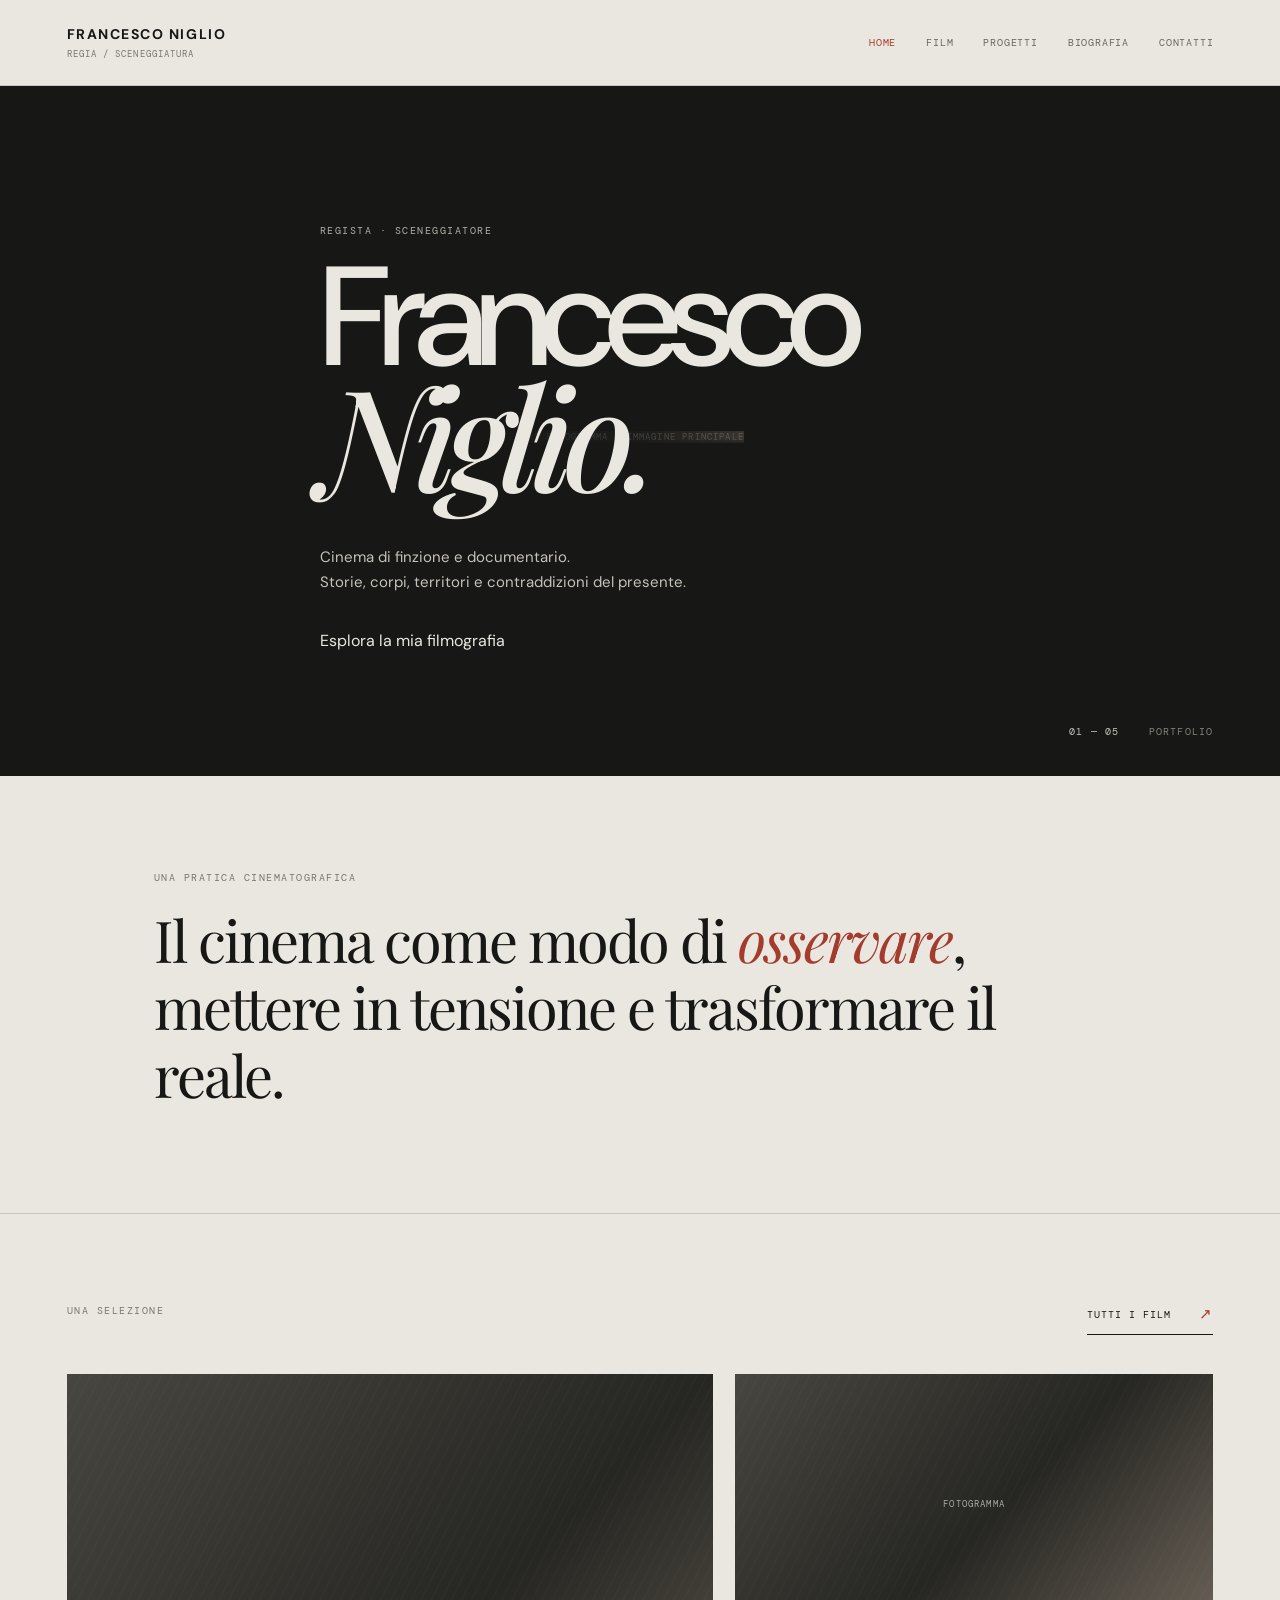
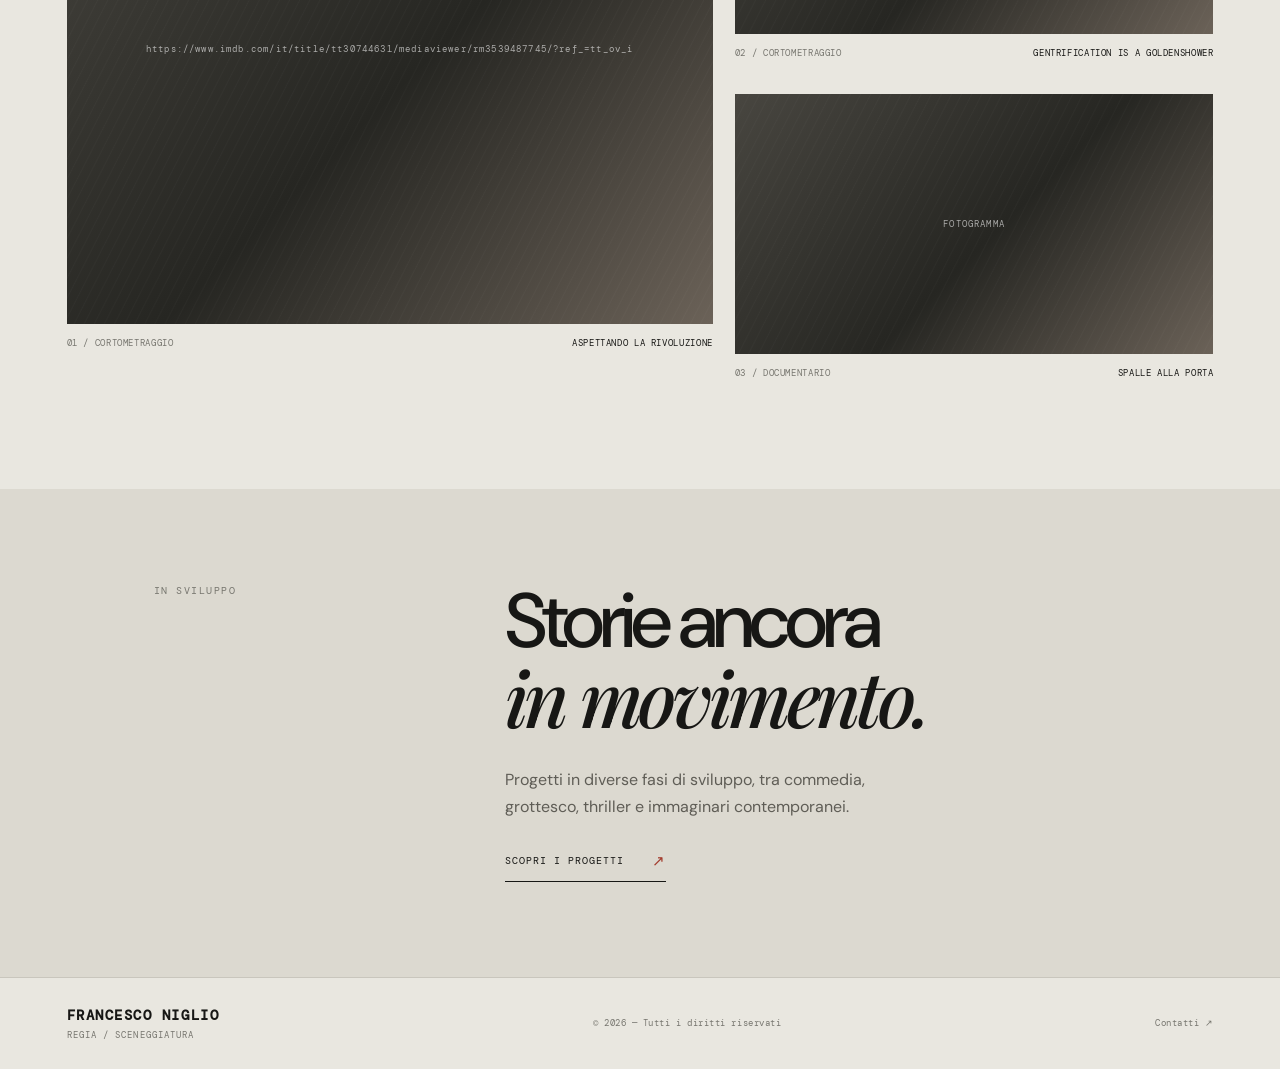
<file: index.html>
<!doctype html>
<html lang="it">
<head>
  <meta charset="utf-8">
  <meta name="viewport" content="width=device-width, initial-scale=1">
  <meta name="description" content="Francesco Niglio — regista e sceneggiatore. Film, ricerca e progetti cinematografici.">
  <title>Francesco Niglio — Regista</title>
  <link rel="stylesheet" href="assets/style.css">
  <script defer src="assets/site.js"></script>
</head>
<body>
  <header class="site-header">
    <a class="wordmark" href="index.html">FRANCESCO NIGLIO<span>REGIA / SCENEGGIATURA</span></a>
    <button class="menu-toggle" aria-label="Apri menu" aria-expanded="false">MENU <i></i></button>
    <nav class="main-nav" aria-label="Navigazione principale">
      <a class="active" href="index.html">Home</a><a href="film.html">Film</a><a href="progetti.html">Progetti</a><a href="bio.html">Biografia</a><a href="contatti.html">Contatti</a>
    </nav>
  </header>

  <main>
    <section class="hero home-hero">
      <div class="hero-image image-placeholder" role="img" aria-label="Immagine cinematografica da sostituire">
        <span>INSERIRE FOTOGRAMMA / IMMAGINE PRINCIPALE</span>
      </div>
      <div class="hero-copy">
        <p class="eyebrow">REGISTA · SCENEGGIATORE</p>
        <h1>Francesco<br><em>Niglio.</em></h1>
        <p class="hero-note">Cinema di finzione e documentario.<br>Storie, corpi, territori e contraddizioni del presente.</p>
<a href="film.html" class="button">Esplora la mia filmografia</a>      </div>
      <div class="hero-index">01 — 05 <span>PORTFOLIO</span></div>
    </section>

    <section class="intro-band">
      <p class="eyebrow">UNA PRATICA CINEMATOGRAFICA</p>
      <p class="intro-statement">Il cinema come modo di <em>osservare</em>, mettere in tensione e trasformare il reale.</p>
    </section>

    <section class="section-block">
      <div class="section-heading"><p class="eyebrow">UNA SELEZIONE</p><a class="text-link" href="film.html">Tutti i film <span>↗</span></a></div>
      <div class="featured-grid">
        <a class="film-tile tile-large" href="film.html#aspettando-la-rivoluzione">
          <div class="tile-image image-placeholder"><span>https://www.imdb.com/it/title/tt30744631/mediaviewer/rm3539487745/?ref_=tt_ov_i</span></div>
          <div class="tile-meta"><span>01 / CORTOMETRAGGIO</span><span>ASPETTANDO LA RIVOLUZIONE</span></div>
        </a>
        <a class="film-tile" href="film.html#le-poiane">
          <div class="tile-image image-placeholder"><span>FOTOGRAMMA</span></div>
          <div class="tile-meta"><span>02 / CORTOMETRAGGIO</span><span>GENTRIFICATION IS A GOLDENSHOWER</span></div>
        </a>
        <a class="film-tile" href="film.html#spalle-alla-porta">
          <div class="tile-image image-placeholder"><span>FOTOGRAMMA</span></div>
          <div class="tile-meta"><span>03 / DOCUMENTARIO</span><span>SPALLE ALLA PORTA</span></div>
        </a>
      </div>
    </section>

    <section class="statement-section">
      <p class="eyebrow">IN SVILUPPO</p>
      <div><h2>Storie ancora<br><em>in movimento.</em></h2><p>Progetti in diverse fasi di sviluppo, tra commedia, grottesco, thriller e immaginari contemporanei.</p><a class="text-link" href="progetti.html">Scopri i progetti <span>↗</span></a></div>
    </section>
  </main>

  <footer class="site-footer"><a class="wordmark" href="index.html">FRANCESCO NIGLIO<span>REGIA / SCENEGGIATURA</span></a><span>© <span data-year></span> — Tutti i diritti riservati</span><a href="contatti.html">Contatti ↗</a></footer>
</body>
</html>
</file>
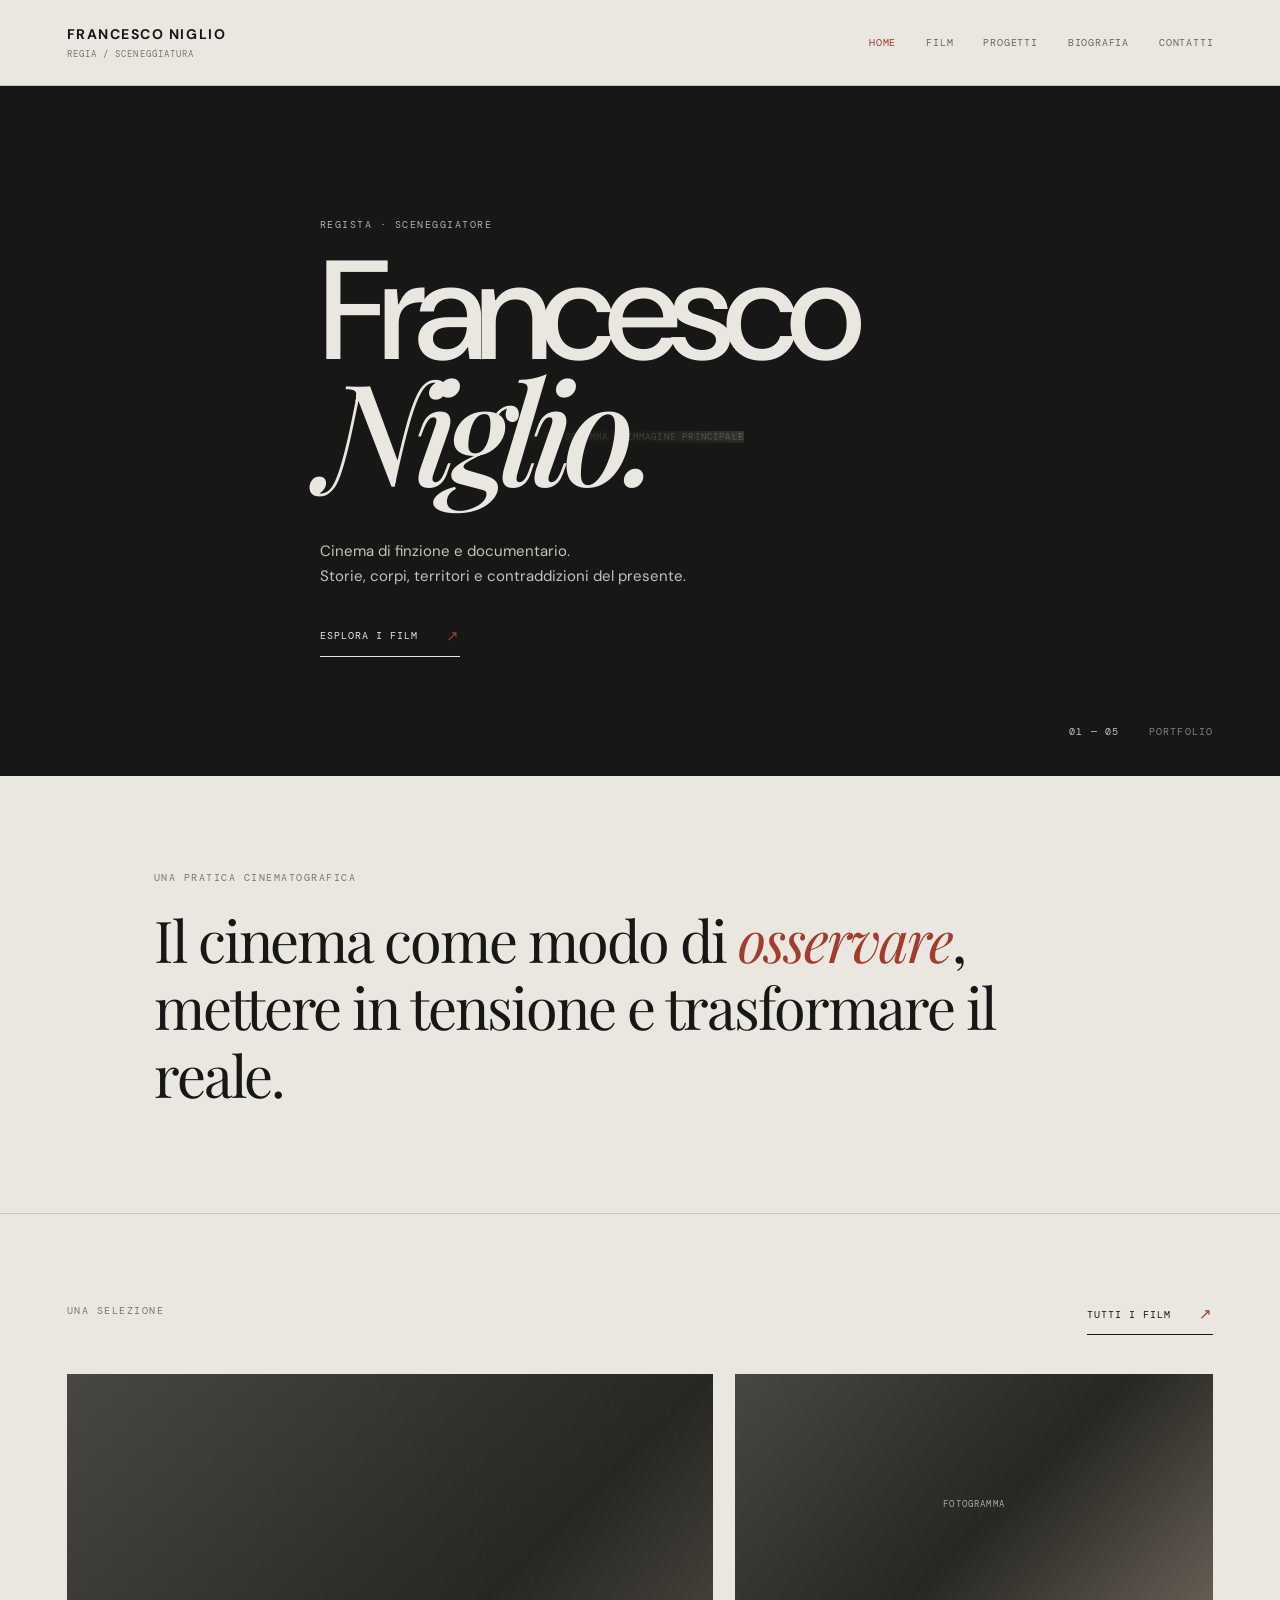
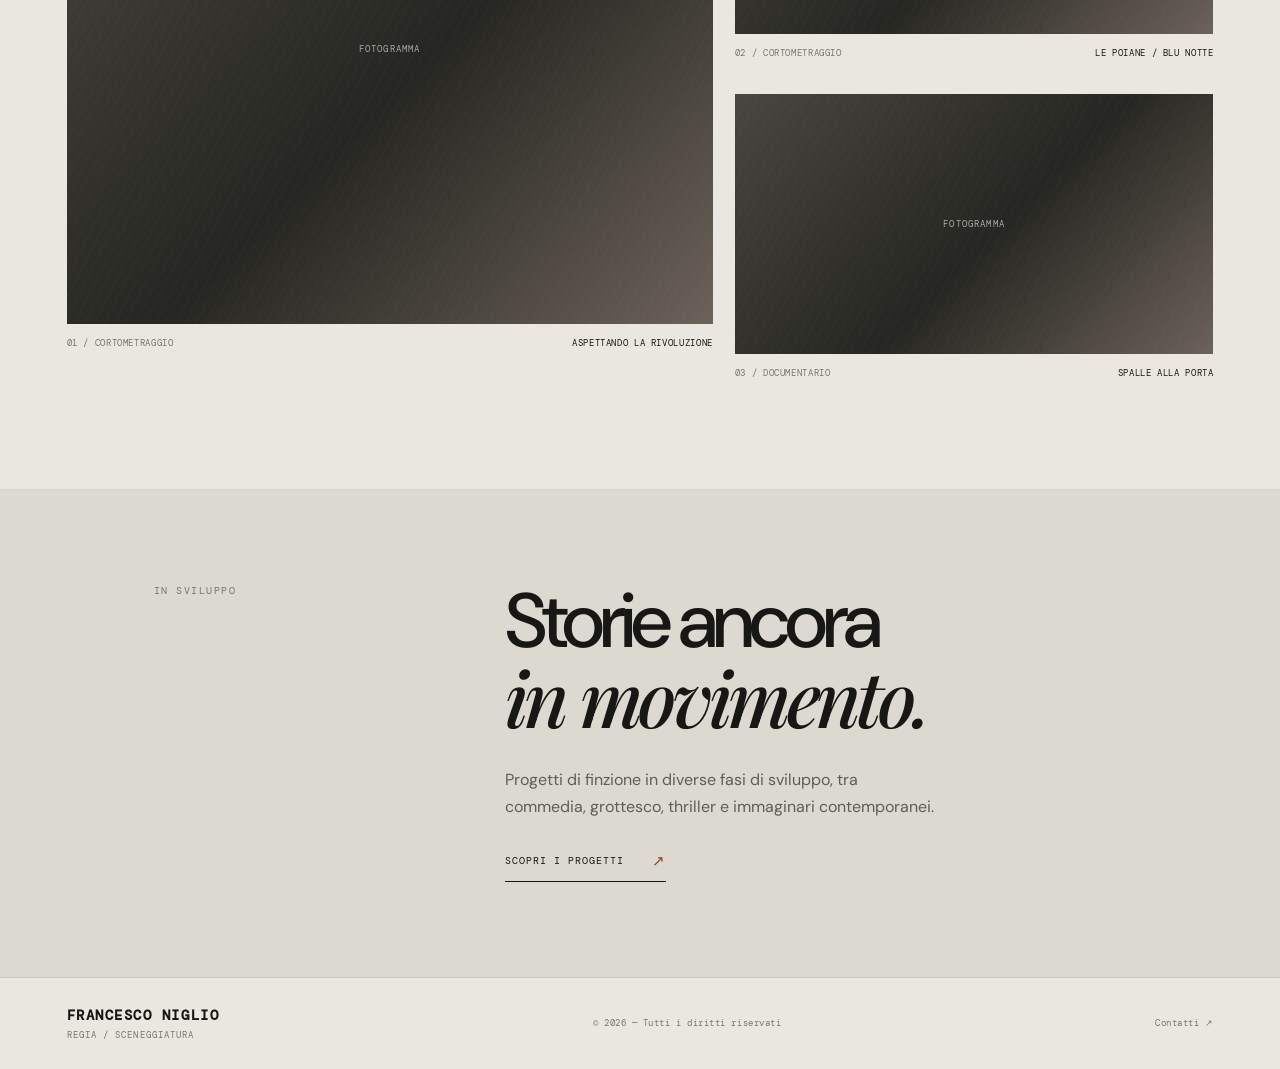
<file: francesco_niglio_portfolio/index.html>
<!doctype html>
<html lang="it">
<head>
  <meta charset="utf-8">
  <meta name="viewport" content="width=device-width, initial-scale=1">
  <meta name="description" content="Francesco Niglio — regista e sceneggiatore. Film, ricerca e progetti cinematografici.">
  <title>Francesco Niglio — Regista</title>
  <link rel="stylesheet" href="assets/style.css">
  <script defer src="assets/site.js"></script>
</head>
<body>
  <header class="site-header">
    <a class="wordmark" href="index.html">FRANCESCO NIGLIO<span>REGIA / SCENEGGIATURA</span></a>
    <button class="menu-toggle" aria-label="Apri menu" aria-expanded="false">MENU <i></i></button>
    <nav class="main-nav" aria-label="Navigazione principale">
      <a class="active" href="index.html">Home</a><a href="film.html">Film</a><a href="progetti.html">Progetti</a><a href="bio.html">Biografia</a><a href="contatti.html">Contatti</a>
    </nav>
  </header>

  <main>
    <section class="hero home-hero">
      <div class="hero-image image-placeholder" role="img" aria-label="Immagine cinematografica da sostituire">
        <span>INSERIRE FOTOGRAMMA / IMMAGINE PRINCIPALE</span>
      </div>
      <div class="hero-copy">
        <p class="eyebrow">REGISTA · SCENEGGIATORE</p>
        <h1>Francesco<br><em>Niglio.</em></h1>
        <p class="hero-note">Cinema di finzione e documentario.<br>Storie, corpi, territori e contraddizioni del presente.</p>
        <a class="text-link" href="film.html">Esplora i film <span>↗</span></a>
      </div>
      <div class="hero-index">01 — 05 <span>PORTFOLIO</span></div>
    </section>

    <section class="intro-band">
      <p class="eyebrow">UNA PRATICA CINEMATOGRAFICA</p>
      <p class="intro-statement">Il cinema come modo di <em>osservare</em>, mettere in tensione e trasformare il reale.</p>
    </section>

    <section class="section-block">
      <div class="section-heading"><p class="eyebrow">UNA SELEZIONE</p><a class="text-link" href="film.html">Tutti i film <span>↗</span></a></div>
      <div class="featured-grid">
        <a class="film-tile tile-large" href="film.html#aspettando-la-rivoluzione">
          <div class="tile-image image-placeholder"><span>FOTOGRAMMA</span></div>
          <div class="tile-meta"><span>01 / CORTOMETRAGGIO</span><span>ASPETTANDO LA RIVOLUZIONE</span></div>
        </a>
        <a class="film-tile" href="film.html#le-poiane">
          <div class="tile-image image-placeholder"><span>FOTOGRAMMA</span></div>
          <div class="tile-meta"><span>02 / CORTOMETRAGGIO</span><span>LE POIANE / BLU NOTTE</span></div>
        </a>
        <a class="film-tile" href="film.html#spalle-alla-porta">
          <div class="tile-image image-placeholder"><span>FOTOGRAMMA</span></div>
          <div class="tile-meta"><span>03 / DOCUMENTARIO</span><span>SPALLE ALLA PORTA</span></div>
        </a>
      </div>
    </section>

    <section class="statement-section">
      <p class="eyebrow">IN SVILUPPO</p>
      <div><h2>Storie ancora<br><em>in movimento.</em></h2><p>Progetti di finzione in diverse fasi di sviluppo, tra commedia, grottesco, thriller e immaginari contemporanei.</p><a class="text-link" href="progetti.html">Scopri i progetti <span>↗</span></a></div>
    </section>
  </main>

  <footer class="site-footer"><a class="wordmark" href="index.html">FRANCESCO NIGLIO<span>REGIA / SCENEGGIATURA</span></a><span>© <span data-year></span> — Tutti i diritti riservati</span><a href="contatti.html">Contatti ↗</a></footer>
</body>
</html>
</file>
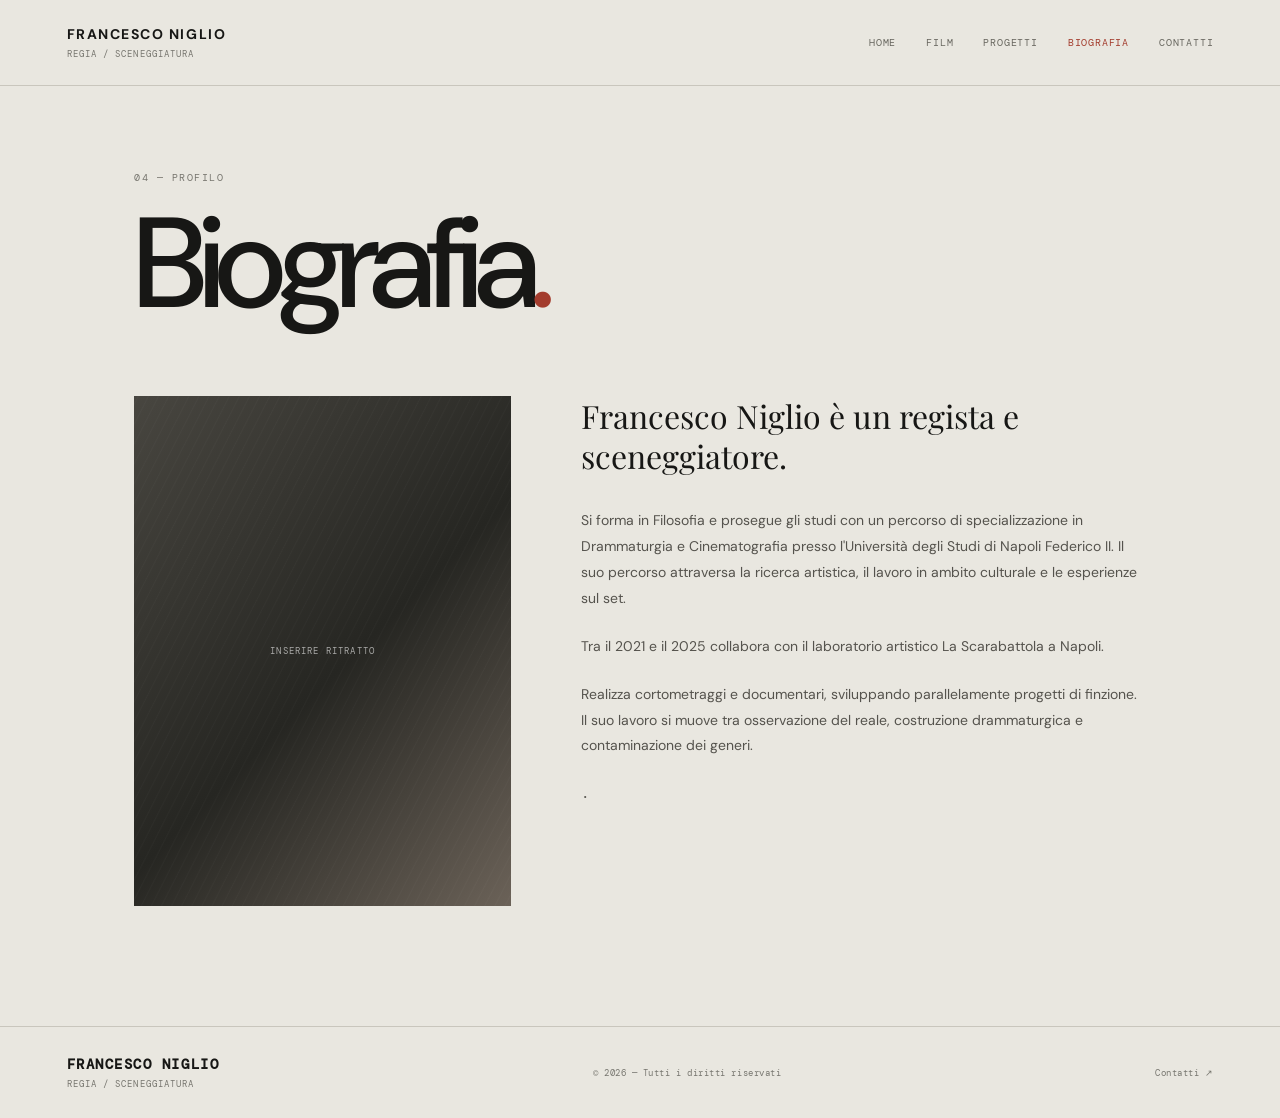
<file: bio.html>
<!doctype html>
<html lang="it">
<head><meta charset="utf-8"><meta name="viewport" content="width=device-width, initial-scale=1"><meta name="description" content="Biografia di Francesco Niglio, regista e sceneggiatore."><title>Biografia — Francesco Niglio</title><link rel="stylesheet" href="assets/style.css"><script defer src="assets/site.js"></script></head>
<body>
<header class="site-header"><a class="wordmark" href="index.html">FRANCESCO NIGLIO<span>REGIA / SCENEGGIATURA</span></a><button class="menu-toggle" aria-label="Apri menu" aria-expanded="false">MENU <i></i></button><nav class="main-nav"><a href="index.html">Home</a><a href="film.html">Film</a><a href="progetti.html">Progetti</a><a class="active" href="bio.html">Biografia</a><a href="contatti.html">Contatti</a></nav></header>
<main class="inner-page bio-page">
  <div class="page-top"><p class="eyebrow">04 — PROFILO</p><h1>Biografia<span class="period">.</span></h1></div>
  <div class="bio-layout"><div class="bio-photo image-placeholder"><span>INSERIRE RITRATTO</span></div><div class="bio-text"><p class="bio-lead">Francesco Niglio è un regista e sceneggiatore.</p><p>Si forma in Filosofia e prosegue gli studi con un percorso di specializzazione in Drammaturgia e Cinematografia presso l'Università degli Studi di Napoli Federico II. Il suo percorso attraversa la ricerca artistica, il lavoro in ambito culturale e le esperienze sul set.</p><p>Tra il 2021 e il 2025 collabora con il laboratorio artistico La Scarabattola a Napoli.  <em></em></p><p>Realizza cortometraggi e documentari, sviluppando parallelamente progetti di finzione. Il suo lavoro si muove tra osservazione del reale, costruzione drammaturgica e contaminazione dei generi.</p><p class="asset-note">.</p></div></div>
</main>
<footer class="site-footer"><a class="wordmark" href="index.html">FRANCESCO NIGLIO<span>REGIA / SCENEGGIATURA</span></a><span>© <span data-year></span> — Tutti i diritti riservati</span><a href="contatti.html">Contatti ↗</a></footer>
</body></html>
</file>
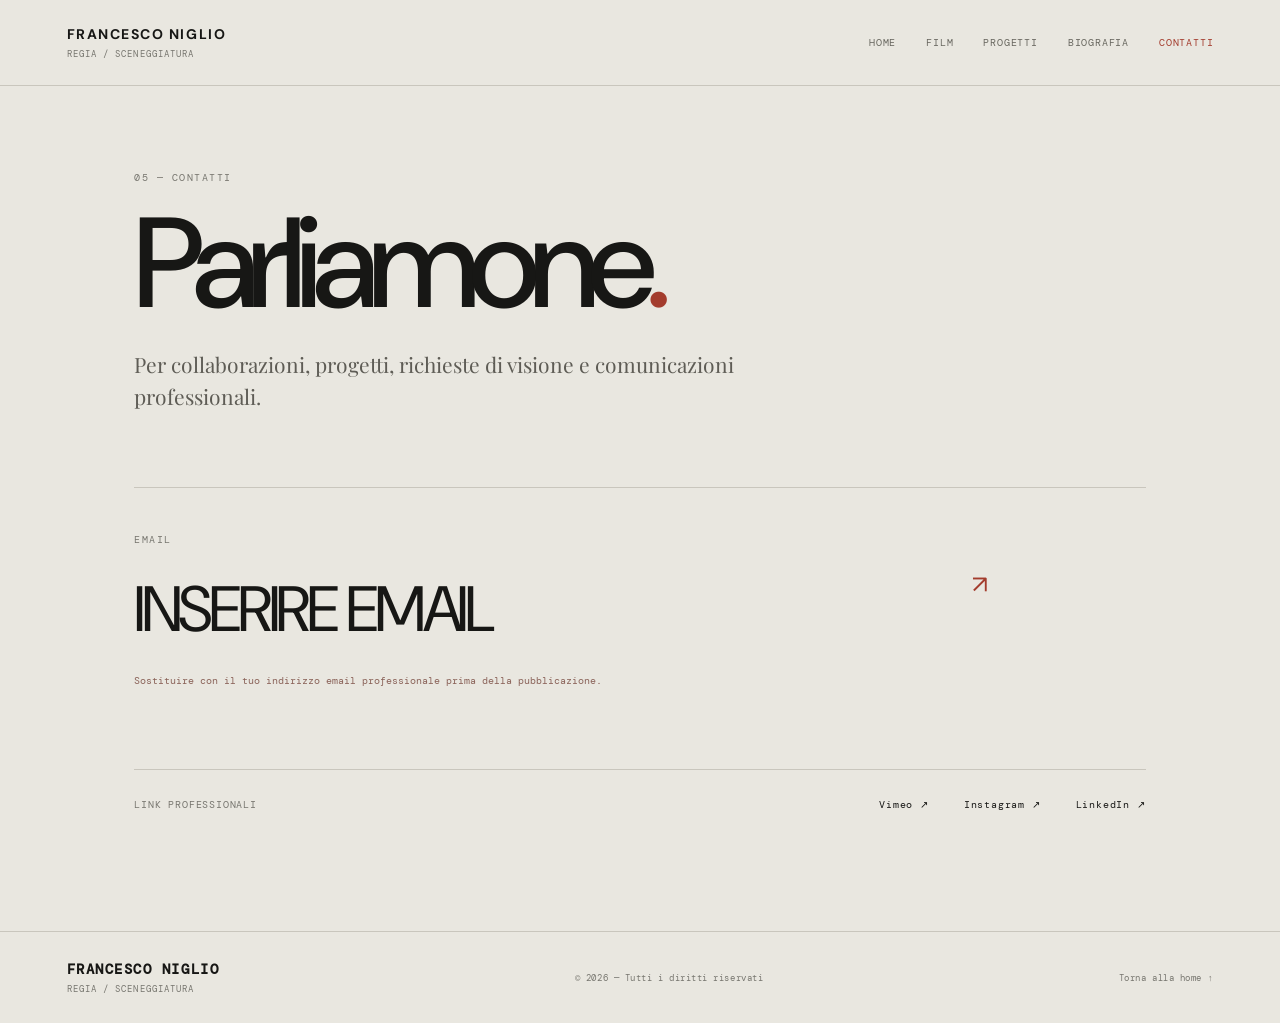
<file: contatti.html>
<!doctype html>
<html lang="it">
<head><meta charset="utf-8"><meta name="viewport" content="width=device-width, initial-scale=1"><meta name="description" content="Contatti professionali di Francesco Niglio."><title>Contatti — Francesco Niglio</title><link rel="stylesheet" href="assets/style.css"><script defer src="assets/site.js"></script></head>
<body>
<header class="site-header"><a class="wordmark" href="index.html">FRANCESCO NIGLIO<span>REGIA / SCENEGGIATURA</span></a><button class="menu-toggle" aria-label="Apri menu" aria-expanded="false">MENU <i></i></button><nav class="main-nav"><a href="index.html">Home</a><a href="film.html">Film</a><a href="progetti.html">Progetti</a><a href="bio.html">Biografia</a><a class="active" href="contatti.html">Contatti</a></nav></header>
<main class="inner-page contact-page">
  <div class="page-top"><p class="eyebrow">05 — CONTATTI</p><h1>Parliamone<span class="period">.</span></h1><p class="page-lead">Per collaborazioni, progetti, richieste di visione e comunicazioni professionali.</p></div>
  <div class="contact-block"><p class="eyebrow">EMAIL</p><a class="contact-email" href="mailto:INSERIRE-EMAIL">INSERIRE EMAIL <span>↗</span></a><p class="asset-note">Sostituire con il tuo indirizzo email professionale prima della pubblicazione.</p></div>
  <div class="social-links"><span>LINK PROFESSIONALI</span><a href="#" aria-label="Vimeo da configurare">Vimeo ↗</a><a href="#" aria-label="Instagram da configurare">Instagram ↗</a><a href="#" aria-label="LinkedIn da configurare">LinkedIn ↗</a></div>
</main>
<footer class="site-footer"><a class="wordmark" href="index.html">FRANCESCO NIGLIO<span>REGIA / SCENEGGIATURA</span></a><span>© <span data-year></span> — Tutti i diritti riservati</span><a href="index.html">Torna alla home ↑</a></footer>
</body></html>
</file>
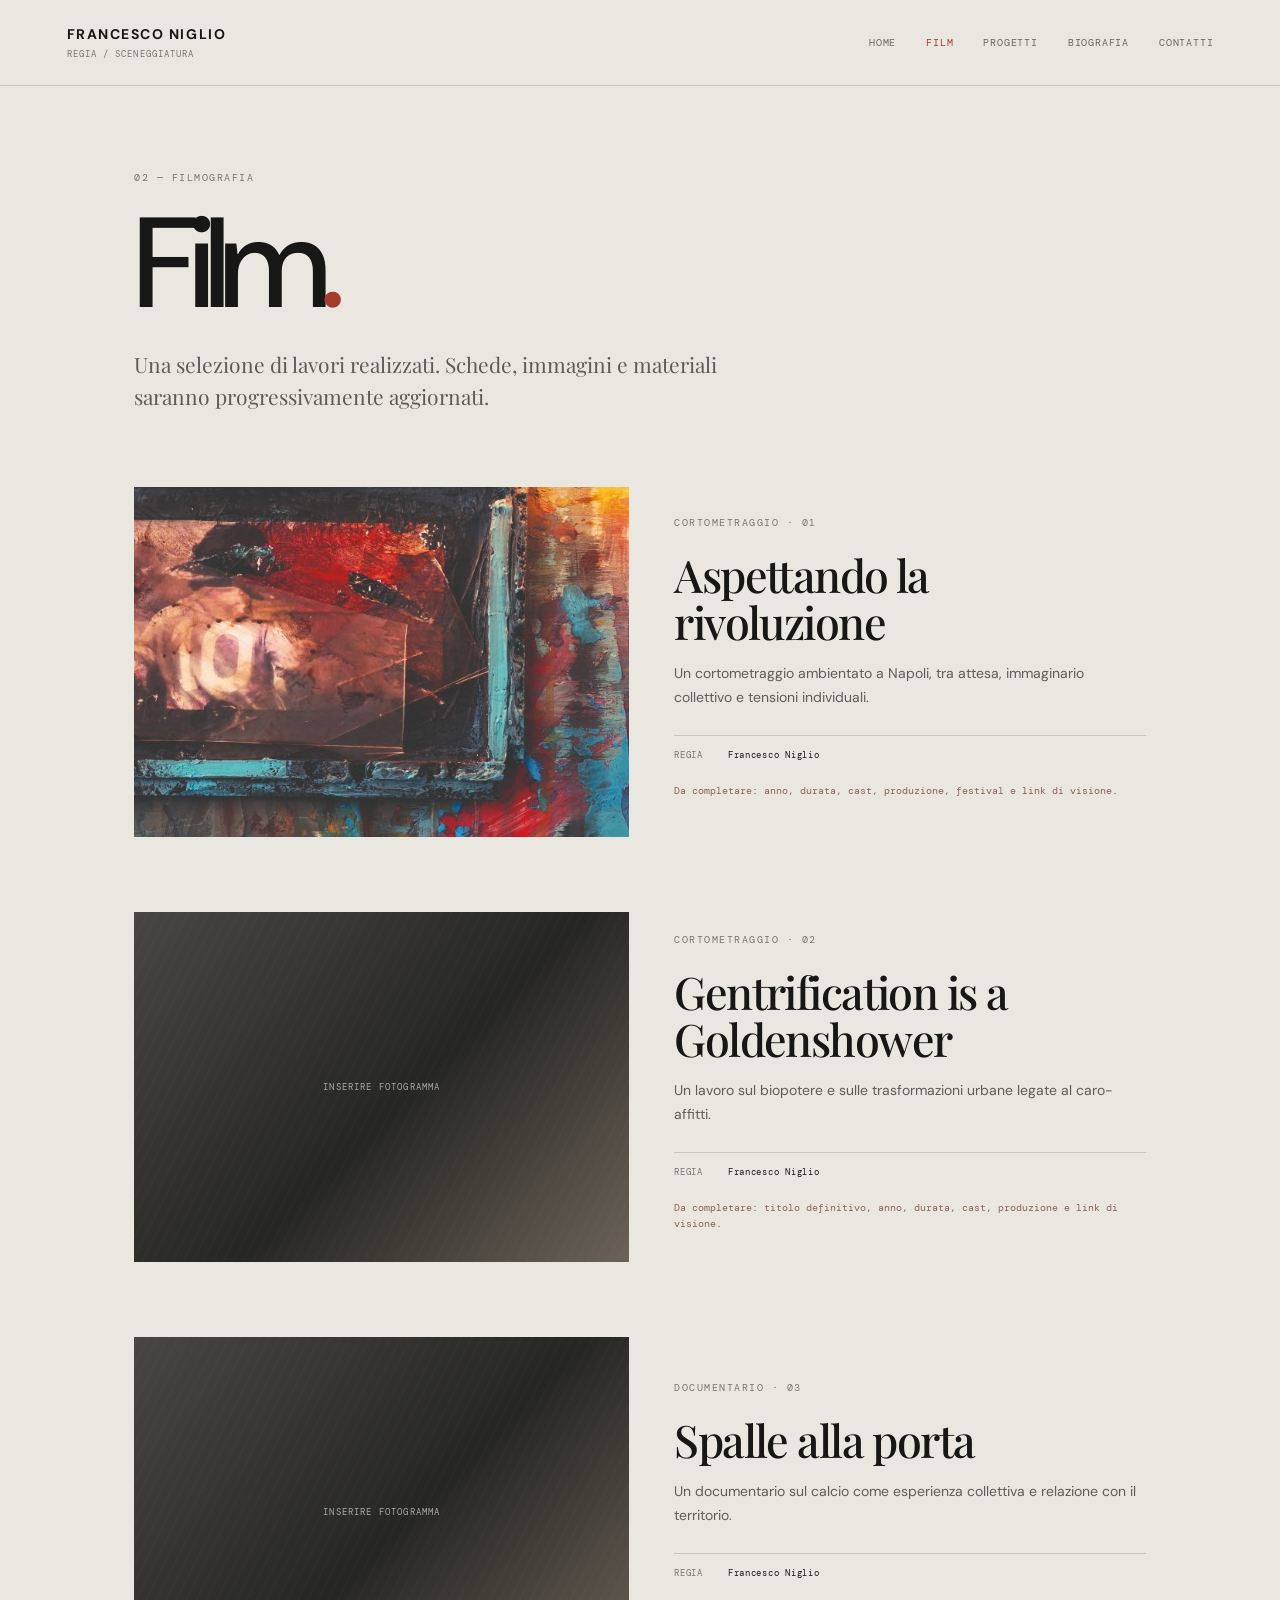
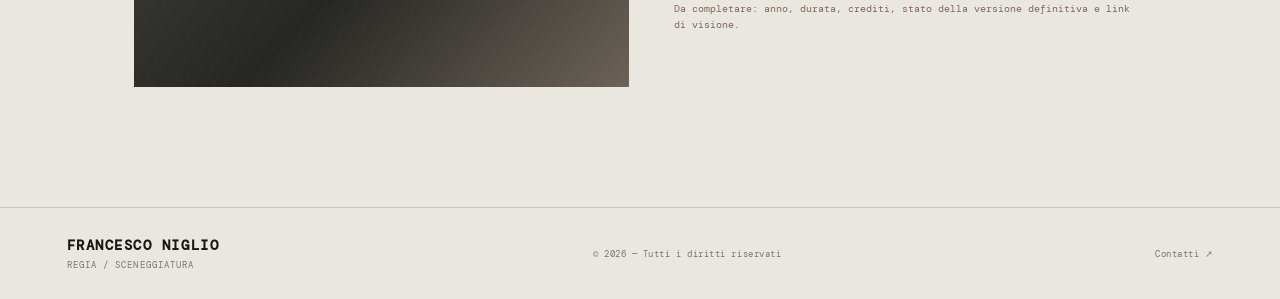
<file: film.html>
<!doctype html>
<html lang="it">
<head>
  <meta charset="utf-8"><meta name="viewport" content="width=device-width, initial-scale=1">
  <meta name="description" content="Filmografia di Francesco Niglio."><title>Film — Francesco Niglio</title>
  <link rel="stylesheet" href="assets/style.css"><script defer src="assets/site.js"></script>
</head>
<body>
<header class="site-header"><a class="wordmark" href="index.html">FRANCESCO NIGLIO<span>REGIA / SCENEGGIATURA</span></a><button class="menu-toggle" aria-label="Apri menu" aria-expanded="false">MENU <i></i></button><nav class="main-nav"><a href="index.html">Home</a><a class="active" href="film.html">Film</a><a href="progetti.html">Progetti</a><a href="bio.html">Biografia</a><a href="contatti.html">Contatti</a></nav></header>
<main class="inner-page">
  <div class="page-top"><p class="eyebrow">02 — FILMOGRAFIA</p><h1>Film<span class="period">.</span></h1><p class="page-lead">Una selezione di lavori realizzati. Schede, immagini e materiali saranno progressivamente aggiornati.</p></div>
  <div class="film-list">
    <article class="film-entry" id="aspettando-la-rivoluzione"><div class="entry-image image-placeholder"><span><img src="foto sito/aspettando la rivoluzione locandina.jpg" alt="Aspettando la rivoluzione"></span></div><div class="entry-copy"><p class="eyebrow">CORTOMETRAGGIO · 01</p><h2>Aspettando la rivoluzione</h2><p>Un cortometraggio ambientato a Napoli, tra attesa, immaginario collettivo e tensioni individuali.</p><div class="credits"><span>REGIA</span><span>Francesco Niglio</span></div><p class="asset-note">Da completare: anno, durata, cast, produzione, festival e link di visione.</p></div></article>
    <article class="film-entry" id="le-poiane"><div class="entry-image image-placeholder"><span>INSERIRE FOTOGRAMMA</span></div><div class="entry-copy"><p class="eyebrow">CORTOMETRAGGIO · 02</p><h2>Gentrification is a Goldenshower</h2><p>Un lavoro sul biopotere e sulle trasformazioni urbane legate al caro-affitti.</p><div class="credits"><span>REGIA</span><span>Francesco Niglio</span></div><p class="asset-note">Da completare: titolo definitivo, anno, durata, cast, produzione e link di visione.</p></div></article>
    <article class="film-entry" id="spalle-alla-porta"><div class="entry-image image-placeholder"><span>INSERIRE FOTOGRAMMA</span></div><div class="entry-copy"><p class="eyebrow">DOCUMENTARIO · 03</p><h2>Spalle alla porta</h2><p>Un documentario sul calcio come esperienza collettiva e relazione con il territorio.</p><div class="credits"><span>REGIA</span><span>Francesco Niglio</span></div><p class="asset-note">Da completare: anno, durata, crediti, stato della versione definitiva e link di visione.</p></div></article>
  </div>
</main>
<footer class="site-footer"><a class="wordmark" href="index.html">FRANCESCO NIGLIO<span>REGIA / SCENEGGIATURA</span></a><span>© <span data-year></span> — Tutti i diritti riservati</span><a href="contatti.html">Contatti ↗</a></footer>
</body></html>
</file>
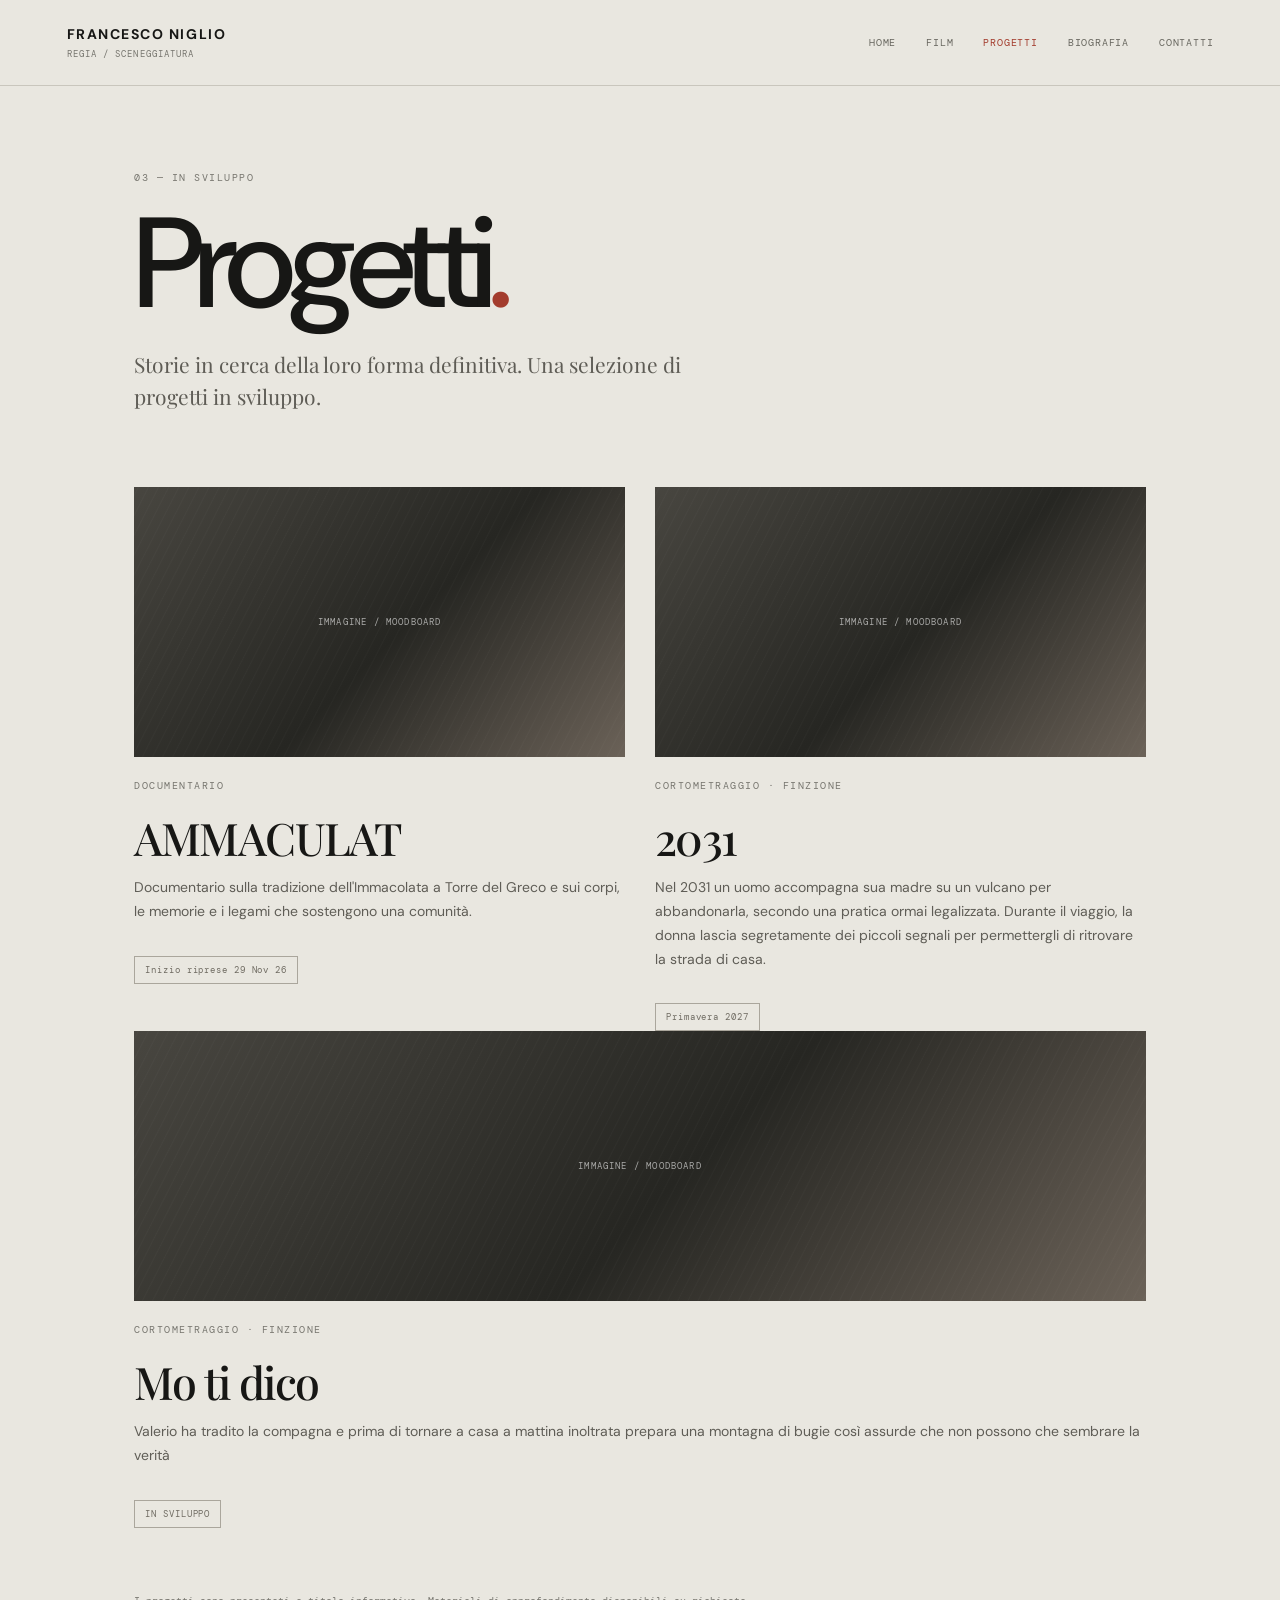
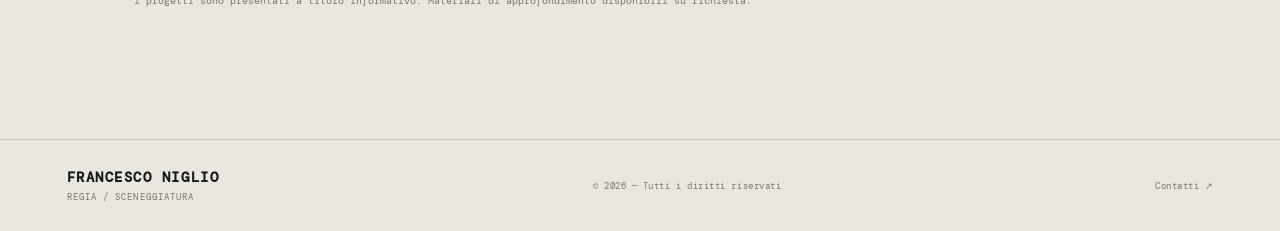
<file: progetti.html>
<!doctype html>
<html lang="it">
<head><meta charset="utf-8"><meta name="viewport" content="width=device-width, initial-scale=1"><meta name="description" content="Progetti cinematografici in sviluppo di Francesco Niglio."><title>Progetti — Francesco Niglio</title><link rel="stylesheet" href="assets/style.css"><script defer src="assets/site.js"></script></head>
<body>
<header class="site-header"><a class="wordmark" href="index.html">FRANCESCO NIGLIO<span>REGIA / SCENEGGIATURA</span></a><button class="menu-toggle" aria-label="Apri menu" aria-expanded="false">MENU <i></i></button><nav class="main-nav"><a href="index.html">Home</a><a href="film.html">Film</a><a class="active" href="progetti.html">Progetti</a><a href="bio.html">Biografia</a><a href="contatti.html">Contatti</a></nav></header>
<main class="inner-page">
  <div class="page-top"><p class="eyebrow">03 — IN SVILUPPO</p><h1>Progetti<span class="period">.</span></h1><p class="page-lead">Storie in cerca della loro forma definitiva. Una selezione di progetti in sviluppo.</p></div>
  <div class="project-grid">
        <article class="project-card"><div class="project-image image-placeholder"><span>IMMAGINE / MOODBOARD</span></div><p class="eyebrow">DOCUMENTARIO</p><h2>AMMACULAT</h2><p>Documentario sulla tradizione dell'Immacolata a Torre del Greco e sui corpi, le memorie e i legami che sostengono una comunità.</p><span class="status"> Inizio riprese 29 Nov 26</span></article>
    <article class="project-card"><div class="project-image image-placeholder"><span>IMMAGINE / MOODBOARD</span></div><p class="eyebrow">CORTOMETRAGGIO · FINZIONE</p><h2>2031</h2><p>Nel 2031 un uomo accompagna sua madre su un vulcano per abbandonarla, secondo una pratica ormai legalizzata. Durante il viaggio, la donna lascia segretamente dei piccoli segnali per permettergli di ritrovare la strada di casa.</p><span class="status">Primavera 2027</span></article>
  </div>    <article class="project-card"><div class="project-image image-placeholder"><span>IMMAGINE / MOODBOARD</span></div><p class="eyebrow">CORTOMETRAGGIO · FINZIONE</p><h2>Mo ti dico</h2><p>Valerio ha tradito la compagna e prima di tornare a casa a mattina inoltrata prepara una montagna di bugie così assurde che non possono che sembrare la verità</p><span class="status">IN SVILUPPO</span></article>

  <p class="disclaimer">I progetti sono presentati a titolo informativo. Materiali di approfondimento disponibili su richiesta.</p>
</main>
<footer class="site-footer"><a class="wordmark" href="index.html">FRANCESCO NIGLIO<span>REGIA / SCENEGGIATURA</span></a><span>© <span data-year></span> — Tutti i diritti riservati</span><a href="contatti.html">Contatti ↗</a></footer>
</body></html>
</file>
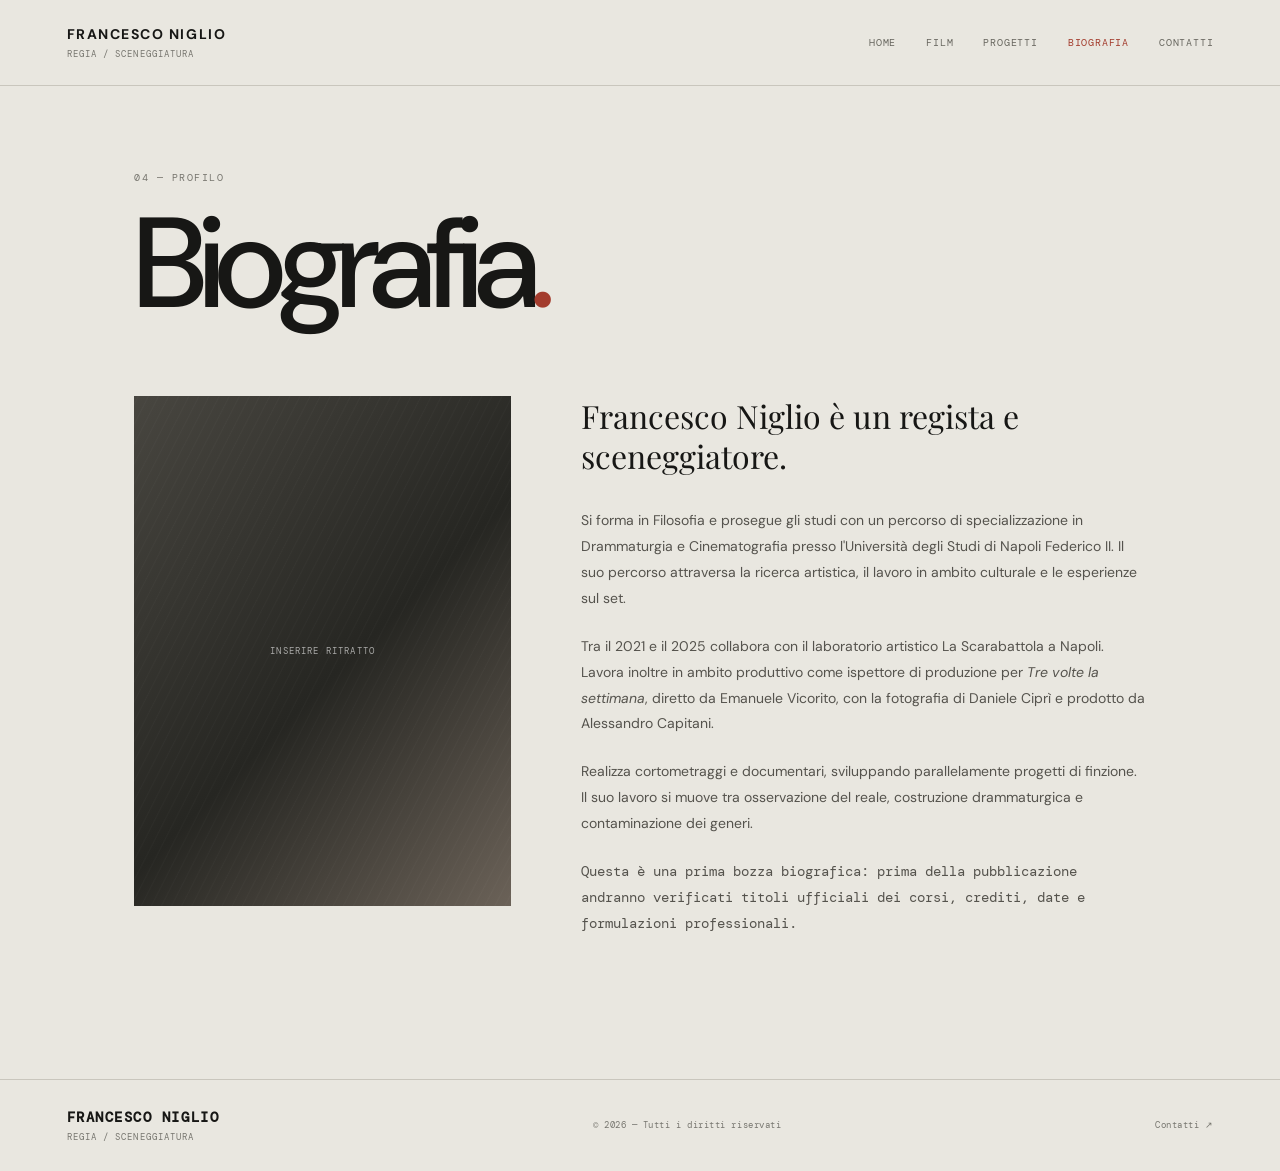
<file: francesco_niglio_portfolio/bio.html>
<!doctype html>
<html lang="it">
<head><meta charset="utf-8"><meta name="viewport" content="width=device-width, initial-scale=1"><meta name="description" content="Biografia di Francesco Niglio, regista e sceneggiatore."><title>Biografia — Francesco Niglio</title><link rel="stylesheet" href="assets/style.css"><script defer src="assets/site.js"></script></head>
<body>
<header class="site-header"><a class="wordmark" href="index.html">FRANCESCO NIGLIO<span>REGIA / SCENEGGIATURA</span></a><button class="menu-toggle" aria-label="Apri menu" aria-expanded="false">MENU <i></i></button><nav class="main-nav"><a href="index.html">Home</a><a href="film.html">Film</a><a href="progetti.html">Progetti</a><a class="active" href="bio.html">Biografia</a><a href="contatti.html">Contatti</a></nav></header>
<main class="inner-page bio-page">
  <div class="page-top"><p class="eyebrow">04 — PROFILO</p><h1>Biografia<span class="period">.</span></h1></div>
  <div class="bio-layout"><div class="bio-photo image-placeholder"><span>INSERIRE RITRATTO</span></div><div class="bio-text"><p class="bio-lead">Francesco Niglio è un regista e sceneggiatore.</p><p>Si forma in Filosofia e prosegue gli studi con un percorso di specializzazione in Drammaturgia e Cinematografia presso l'Università degli Studi di Napoli Federico II. Il suo percorso attraversa la ricerca artistica, il lavoro in ambito culturale e le esperienze sul set.</p><p>Tra il 2021 e il 2025 collabora con il laboratorio artistico La Scarabattola a Napoli. Lavora inoltre in ambito produttivo come ispettore di produzione per <em>Tre volte la settimana</em>, diretto da Emanuele Vicorito, con la fotografia di Daniele Ciprì e prodotto da Alessandro Capitani.</p><p>Realizza cortometraggi e documentari, sviluppando parallelamente progetti di finzione. Il suo lavoro si muove tra osservazione del reale, costruzione drammaturgica e contaminazione dei generi.</p><p class="asset-note">Questa è una prima bozza biografica: prima della pubblicazione andranno verificati titoli ufficiali dei corsi, crediti, date e formulazioni professionali.</p></div></div>
</main>
<footer class="site-footer"><a class="wordmark" href="index.html">FRANCESCO NIGLIO<span>REGIA / SCENEGGIATURA</span></a><span>© <span data-year></span> — Tutti i diritti riservati</span><a href="contatti.html">Contatti ↗</a></footer>
</body></html>
</file>
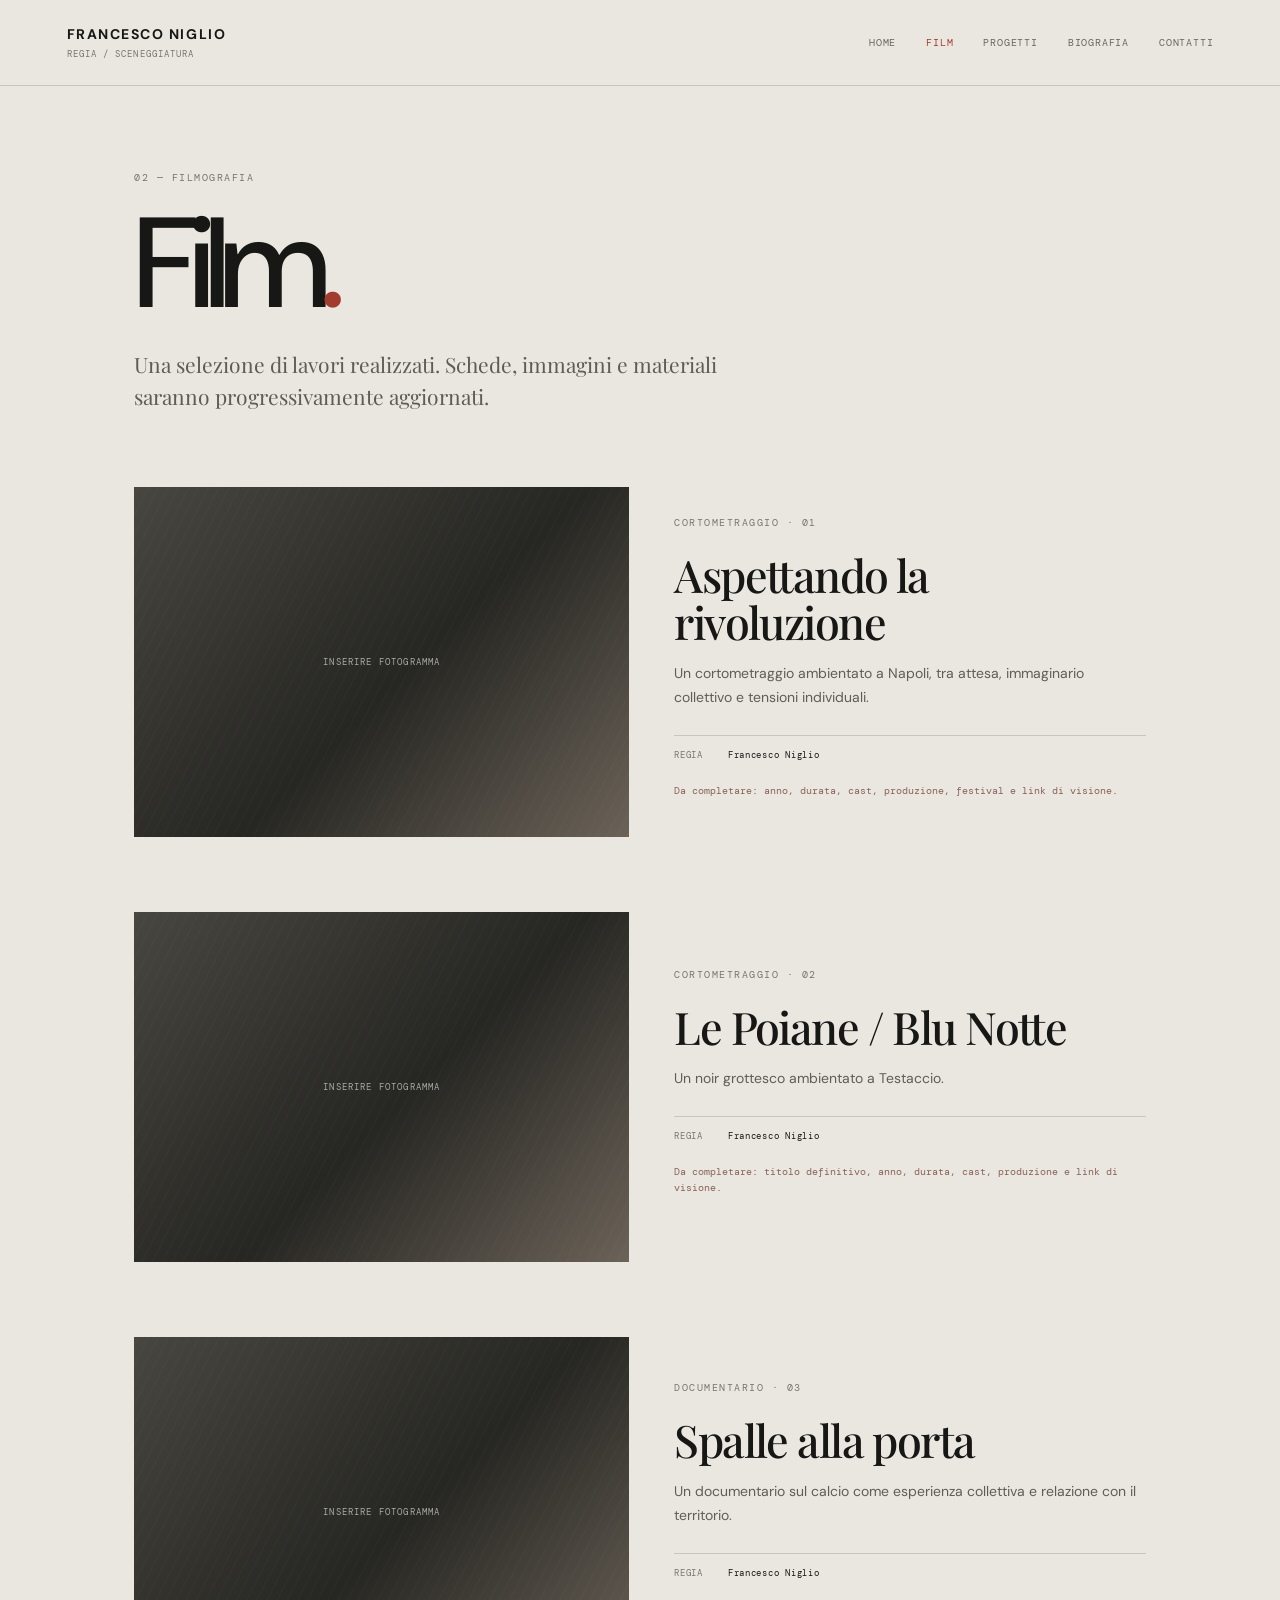
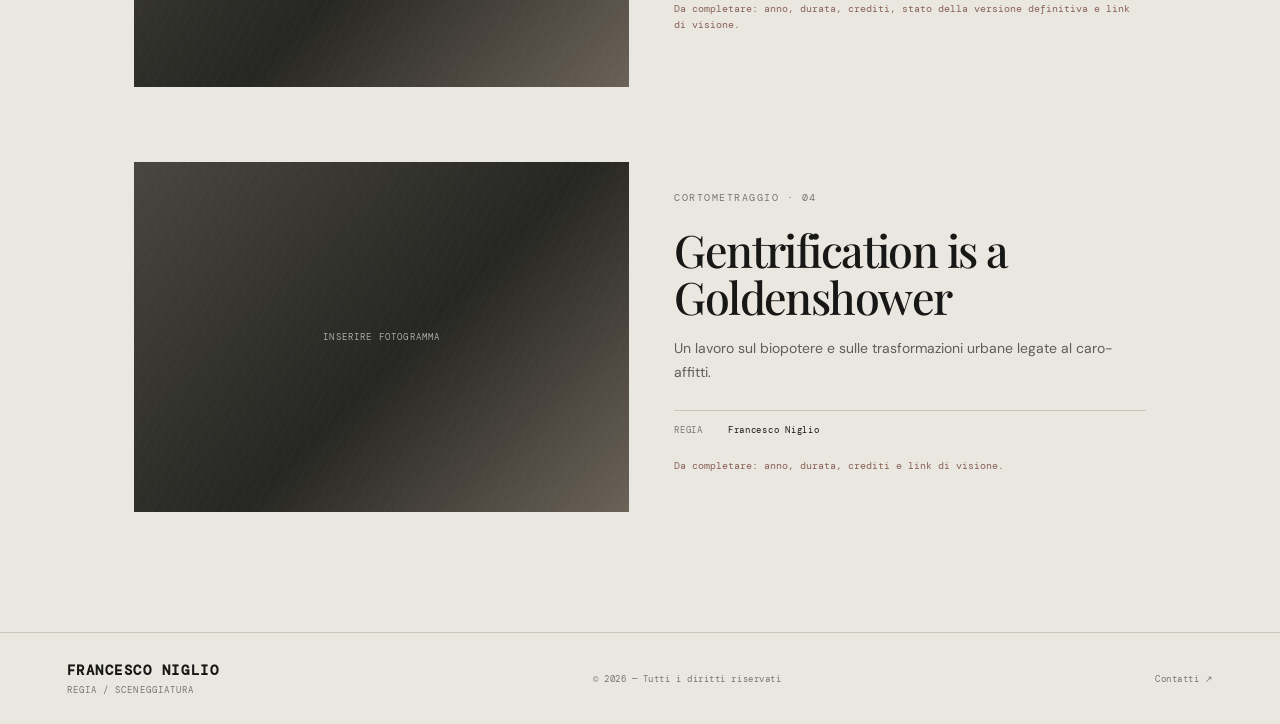
<file: francesco_niglio_portfolio/film.html>
<!doctype html>
<html lang="it">
<head>
  <meta charset="utf-8"><meta name="viewport" content="width=device-width, initial-scale=1">
  <meta name="description" content="Filmografia di Francesco Niglio."><title>Film — Francesco Niglio</title>
  <link rel="stylesheet" href="assets/style.css"><script defer src="assets/site.js"></script>
</head>
<body>
<header class="site-header"><a class="wordmark" href="index.html">FRANCESCO NIGLIO<span>REGIA / SCENEGGIATURA</span></a><button class="menu-toggle" aria-label="Apri menu" aria-expanded="false">MENU <i></i></button><nav class="main-nav"><a href="index.html">Home</a><a class="active" href="film.html">Film</a><a href="progetti.html">Progetti</a><a href="bio.html">Biografia</a><a href="contatti.html">Contatti</a></nav></header>
<main class="inner-page">
  <div class="page-top"><p class="eyebrow">02 — FILMOGRAFIA</p><h1>Film<span class="period">.</span></h1><p class="page-lead">Una selezione di lavori realizzati. Schede, immagini e materiali saranno progressivamente aggiornati.</p></div>
  <div class="film-list">
    <article class="film-entry" id="aspettando-la-rivoluzione"><div class="entry-image image-placeholder"><span>INSERIRE FOTOGRAMMA</span></div><div class="entry-copy"><p class="eyebrow">CORTOMETRAGGIO · 01</p><h2>Aspettando la rivoluzione</h2><p>Un cortometraggio ambientato a Napoli, tra attesa, immaginario collettivo e tensioni individuali.</p><div class="credits"><span>REGIA</span><span>Francesco Niglio</span></div><p class="asset-note">Da completare: anno, durata, cast, produzione, festival e link di visione.</p></div></article>
    <article class="film-entry" id="le-poiane"><div class="entry-image image-placeholder"><span>INSERIRE FOTOGRAMMA</span></div><div class="entry-copy"><p class="eyebrow">CORTOMETRAGGIO · 02</p><h2>Le Poiane / Blu Notte</h2><p>Un noir grottesco ambientato a Testaccio.</p><div class="credits"><span>REGIA</span><span>Francesco Niglio</span></div><p class="asset-note">Da completare: titolo definitivo, anno, durata, cast, produzione e link di visione.</p></div></article>
    <article class="film-entry" id="spalle-alla-porta"><div class="entry-image image-placeholder"><span>INSERIRE FOTOGRAMMA</span></div><div class="entry-copy"><p class="eyebrow">DOCUMENTARIO · 03</p><h2>Spalle alla porta</h2><p>Un documentario sul calcio come esperienza collettiva e relazione con il territorio.</p><div class="credits"><span>REGIA</span><span>Francesco Niglio</span></div><p class="asset-note">Da completare: anno, durata, crediti, stato della versione definitiva e link di visione.</p></div></article>
    <article class="film-entry" id="gentrification"><div class="entry-image image-placeholder"><span>INSERIRE FOTOGRAMMA</span></div><div class="entry-copy"><p class="eyebrow">CORTOMETRAGGIO · 04</p><h2>Gentrification is a Goldenshower</h2><p>Un lavoro sul biopotere e sulle trasformazioni urbane legate al caro-affitti.</p><div class="credits"><span>REGIA</span><span>Francesco Niglio</span></div><p class="asset-note">Da completare: anno, durata, crediti e link di visione.</p></div></article>
  </div>
</main>
<footer class="site-footer"><a class="wordmark" href="index.html">FRANCESCO NIGLIO<span>REGIA / SCENEGGIATURA</span></a><span>© <span data-year></span> — Tutti i diritti riservati</span><a href="contatti.html">Contatti ↗</a></footer>
</body></html>
</file>
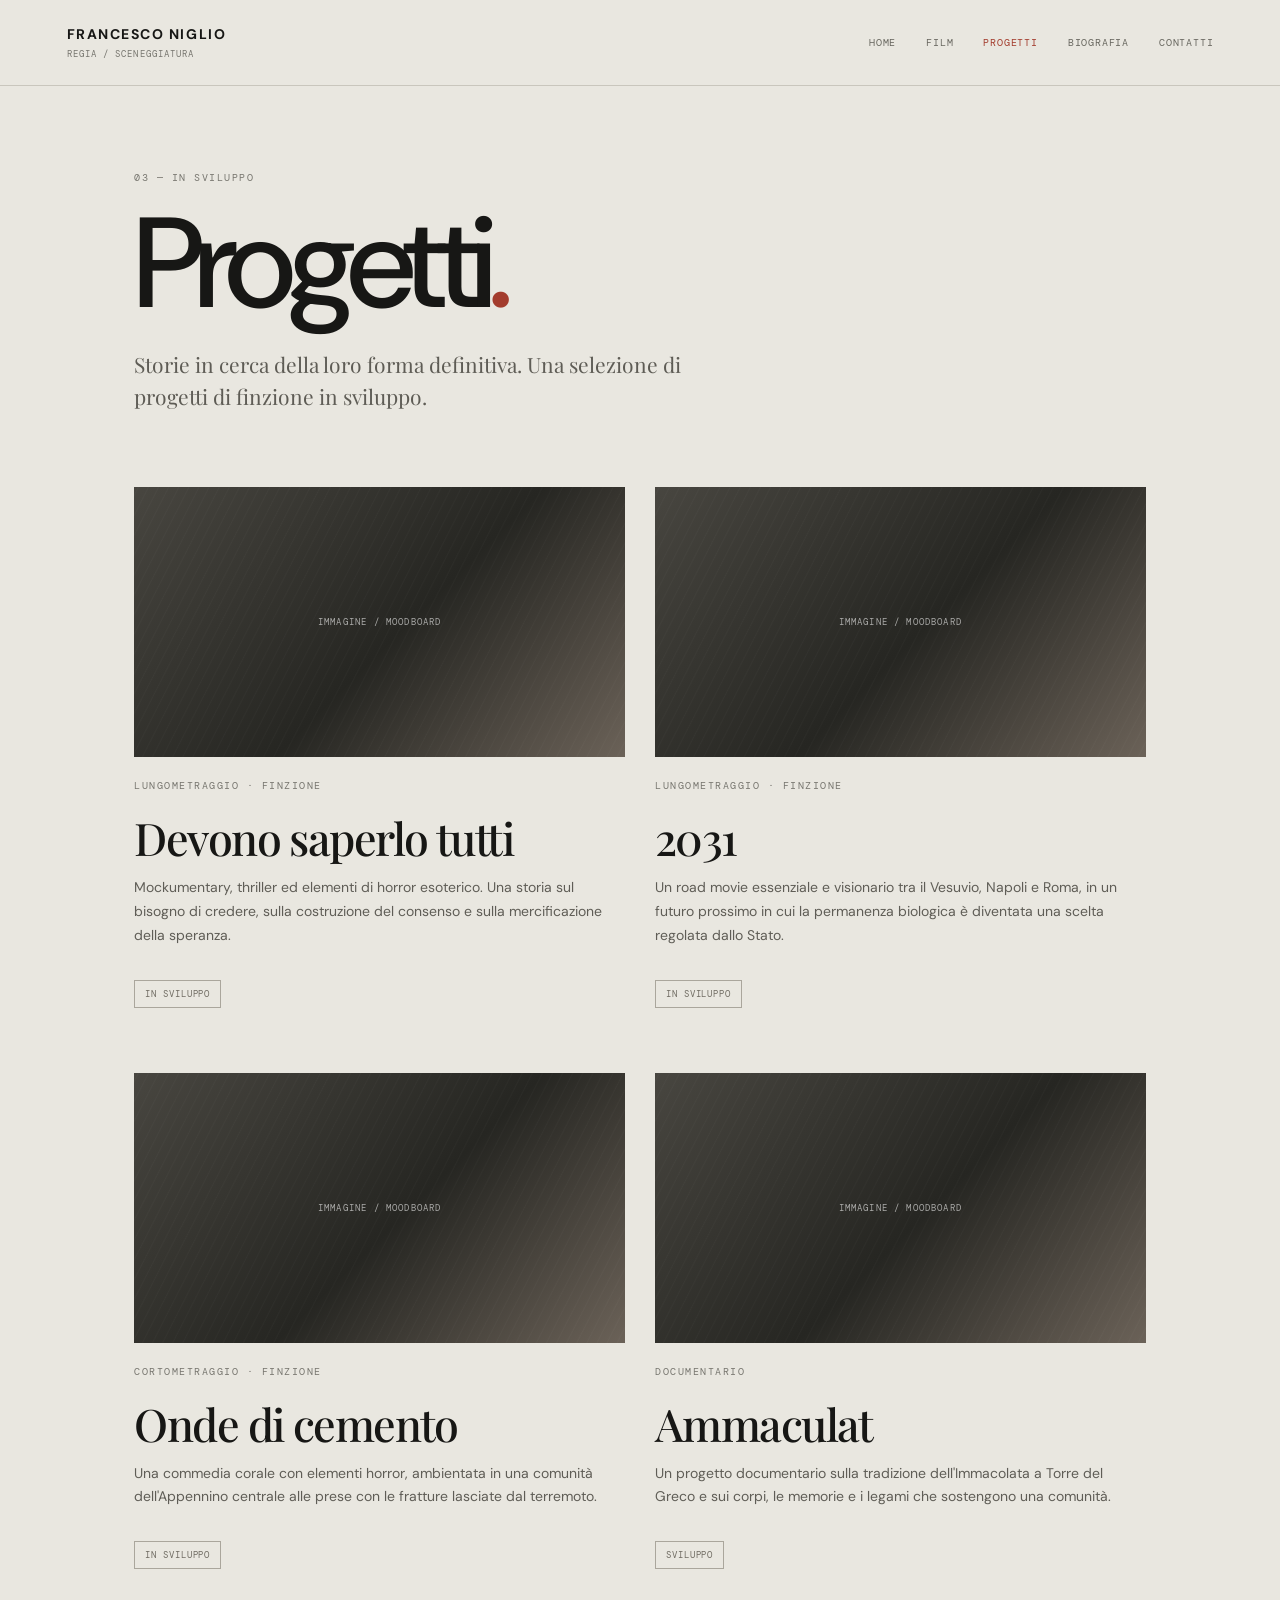
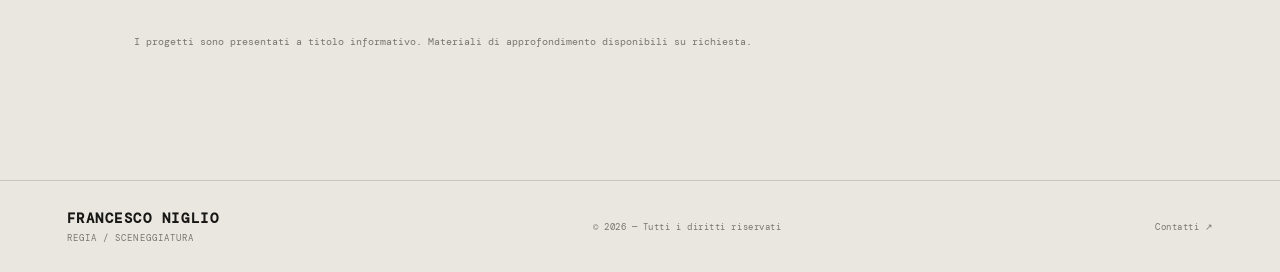
<file: francesco_niglio_portfolio/progetti.html>
<!doctype html>
<html lang="it">
<head><meta charset="utf-8"><meta name="viewport" content="width=device-width, initial-scale=1"><meta name="description" content="Progetti cinematografici in sviluppo di Francesco Niglio."><title>Progetti — Francesco Niglio</title><link rel="stylesheet" href="assets/style.css"><script defer src="assets/site.js"></script></head>
<body>
<header class="site-header"><a class="wordmark" href="index.html">FRANCESCO NIGLIO<span>REGIA / SCENEGGIATURA</span></a><button class="menu-toggle" aria-label="Apri menu" aria-expanded="false">MENU <i></i></button><nav class="main-nav"><a href="index.html">Home</a><a href="film.html">Film</a><a class="active" href="progetti.html">Progetti</a><a href="bio.html">Biografia</a><a href="contatti.html">Contatti</a></nav></header>
<main class="inner-page">
  <div class="page-top"><p class="eyebrow">03 — IN SVILUPPO</p><h1>Progetti<span class="period">.</span></h1><p class="page-lead">Storie in cerca della loro forma definitiva. Una selezione di progetti di finzione in sviluppo.</p></div>
  <div class="project-grid">
    <article class="project-card"><div class="project-image image-placeholder"><span>IMMAGINE / MOODBOARD</span></div><p class="eyebrow">LUNGOMETRAGGIO · FINZIONE</p><h2>Devono saperlo tutti</h2><p>Mockumentary, thriller ed elementi di horror esoterico. Una storia sul bisogno di credere, sulla costruzione del consenso e sulla mercificazione della speranza.</p><span class="status">IN SVILUPPO</span></article>
    <article class="project-card"><div class="project-image image-placeholder"><span>IMMAGINE / MOODBOARD</span></div><p class="eyebrow">LUNGOMETRAGGIO · FINZIONE</p><h2>2031</h2><p>Un road movie essenziale e visionario tra il Vesuvio, Napoli e Roma, in un futuro prossimo in cui la permanenza biologica è diventata una scelta regolata dallo Stato.</p><span class="status">IN SVILUPPO</span></article>
    <article class="project-card"><div class="project-image image-placeholder"><span>IMMAGINE / MOODBOARD</span></div><p class="eyebrow">CORTOMETRAGGIO · FINZIONE</p><h2>Onde di cemento</h2><p>Una commedia corale con elementi horror, ambientata in una comunità dell'Appennino centrale alle prese con le fratture lasciate dal terremoto.</p><span class="status">IN SVILUPPO</span></article>
    <article class="project-card"><div class="project-image image-placeholder"><span>IMMAGINE / MOODBOARD</span></div><p class="eyebrow">DOCUMENTARIO</p><h2>Ammaculat</h2><p>Un progetto documentario sulla tradizione dell'Immacolata a Torre del Greco e sui corpi, le memorie e i legami che sostengono una comunità.</p><span class="status">SVILUPPO</span></article>
  </div>
  <p class="disclaimer">I progetti sono presentati a titolo informativo. Materiali di approfondimento disponibili su richiesta.</p>
</main>
<footer class="site-footer"><a class="wordmark" href="index.html">FRANCESCO NIGLIO<span>REGIA / SCENEGGIATURA</span></a><span>© <span data-year></span> — Tutti i diritti riservati</span><a href="contatti.html">Contatti ↗</a></footer>
</body></html>
</file>
<file: assets/style.css>
@import url('https://fonts.googleapis.com/css2?family=DM+Mono:wght@400;500&family=DM+Sans:wght@400;500;600;700&family=Playfair+Display:ital,wght@0,500;0,600;1,500;1,600&display=swap');
:root{--bg:#e9e7e0;--ink:#171715;--muted:#77766f;--line:#c9c6bd;--accent:#a33c2d;--serif:'Playfair Display',Georgia,serif;--sans:'DM Sans',Arial,sans-serif;--mono:'DM Mono',monospace}
*{box-sizing:border-box}html{scroll-behavior:smooth}body{margin:0;background:var(--bg);color:var(--ink);font-family:var(--sans);-webkit-font-smoothing:antialiased}a{color:inherit;text-decoration:none}.site-header{height:86px;padding:0 5.2vw;display:flex;align-items:center;justify-content:space-between;border-bottom:1px solid var(--line);position:relative;z-index:5}.wordmark{font-size:14px;letter-spacing:.11em;font-weight:700;display:flex;flex-direction:column;gap:5px}.wordmark span{font:9px var(--mono);letter-spacing:.12em;color:var(--muted)}.main-nav{display:flex;gap:30px}.main-nav a{font:10px var(--mono);text-transform:uppercase;letter-spacing:.08em;color:#68675f;transition:color .2s}.main-nav a:hover,.main-nav a.active{color:var(--accent)}.menu-toggle{display:none;background:none;border:0;font:10px var(--mono);letter-spacing:.1em}.hero{min-height:690px;position:relative;padding:7vw 5.2vw 6vw;display:flex;align-items:center;overflow:hidden}.home-hero{background:#171715;color:#e9e7e0}.hero-image{position:absolute;inset:0 0 0 37%;opacity:.48}.hero-image:after{content:"";position:absolute;inset:0;background:linear-gradient(90deg,#171715 0%,rgba(23,23,21,.5) 48%,rgba(23,23,21,.1) 100%),linear-gradient(0deg,rgba(23,23,21,.6),transparent 40%)}.hero-copy{position:relative;z-index:1;max-width:720px}.eyebrow{font:10px var(--mono);letter-spacing:.15em;text-transform:uppercase;color:var(--muted);margin:0 0 22px}.home-hero .eyebrow{color:#b3b0a7}.hero h1{font-size:clamp(76px,11vw,164px);line-height:.83;letter-spacing:-.075em;font-weight:500;margin:0 0 42px}.hero h1 em,.statement-section h2 em{font-family:var(--serif);font-weight:500}.hero-note{font-size:15px;line-height:1.65;color:#c5c2b9;margin:0 0 35px}.text-link{display:inline-flex;gap:28px;align-items:center;font:10px var(--mono);letter-spacing:.1em;text-transform:uppercase;border-bottom:1px solid currentColor;padding:0 0 10px}.text-link span{font-size:15px;color:var(--accent)}.hero-index{position:absolute;right:5.2vw;bottom:38px;font:10px var(--mono);letter-spacing:.12em;color:#c5c2b9}.hero-index span{margin-left:22px;color:#85837b}.image-placeholder{background:linear-gradient(135deg,#484640,#262622 54%,#6b6258);position:relative;overflow:hidden;display:flex;align-items:center;justify-content:center;color:rgba(255,255,255,.6);font:9px var(--mono);letter-spacing:.13em;text-align:center}.image-placeholder:before{content:"";position:absolute;inset:0;background:repeating-linear-gradient(117deg,transparent 0 3px,rgba(255,255,255,.025) 4px,transparent 5px 9px);mix-blend-mode:screen}.image-placeholder span{position:relative}.intro-band{padding:95px 12vw 105px;border-bottom:1px solid var(--line)}.intro-statement{font:clamp(30px,4.5vw,62px)/1.17 var(--serif);max-width:950px;margin:0;letter-spacing:-.035em}.intro-statement em{color:var(--accent)}.section-block{padding:90px 5.2vw 110px}.section-heading{display:flex;justify-content:space-between;align-items:start;margin-bottom:35px}.featured-grid{display:grid;grid-template-columns:1.35fr 1fr;gap:35px 22px}.film-tile{display:block}.tile-large{grid-row:span 2}.tile-image{height:260px;transition:filter .3s}.tile-large .tile-image{height:550px}.film-tile:hover .tile-image{filter:brightness(1.2)}.tile-meta{display:flex;justify-content:space-between;gap:15px;padding-top:13px;font:9px var(--mono);letter-spacing:.07em}.tile-meta span:first-child{color:var(--muted)}.statement-section{background:#dcd9d0;padding:95px 12vw;display:grid;grid-template-columns:1fr 2fr;gap:40px}.statement-section h2{font-size:clamp(44px,6vw,78px);line-height:.98;font-weight:500;letter-spacing:-.06em;margin:0 0 25px}.statement-section p:not(.eyebrow){max-width:430px;line-height:1.7;color:#5f5d56;margin-bottom:28px}.site-footer{padding:28px 5.2vw;display:flex;align-items:center;justify-content:space-between;gap:20px;border-top:1px solid var(--line);font:9px var(--mono);letter-spacing:.06em;color:var(--muted)}.site-footer .wordmark{color:var(--ink)}.inner-page{padding:85px 10.5vw 120px;min-height:75vh}.page-top{max-width:800px;margin-bottom:75px}.page-top h1{font-size:clamp(65px,10vw,130px);line-height:.9;letter-spacing:-.075em;font-weight:500;margin:0 0 28px}.period{color:var(--accent)}.page-lead{font:21px/1.5 var(--serif);color:#5e5c55;max-width:620px}.film-list{display:flex;flex-direction:column;gap:75px}.film-entry{display:grid;grid-template-columns:1.05fr 1fr;gap:45px;align-items:center;scroll-margin-top:30px}.entry-image{height:350px}.entry-copy h2,.project-card h2{font:clamp(30px,3.5vw,46px)/1.05 var(--serif);font-weight:500;letter-spacing:-.035em;margin:0 0 17px}.entry-copy>p:not(.eyebrow):not(.asset-note),.project-card>p:not(.eyebrow){line-height:1.7;color:#5f5d56;font-size:14px}.credits{display:flex;gap:25px;border-top:1px solid var(--line);padding-top:13px;margin-top:25px;font:9px var(--mono);letter-spacing:.08em}.credits span:first-child{color:var(--muted)}.asset-note{font:10px/1.6 var(--mono);color:#8a6258;margin-top:22px}.project-grid{display:grid;grid-template-columns:1fr 1fr;gap:65px 30px}.project-image{height:270px;margin-bottom:22px}.project-card h2{margin-bottom:15px}.status{display:inline-block;margin-top:18px;padding:7px 10px;border:1px solid #aaa69c;font:9px var(--mono);letter-spacing:.1em;color:#6f6b62}.disclaimer{margin-top:65px;color:var(--muted);font:10px/1.6 var(--mono)}.bio-layout{display:grid;grid-template-columns:.8fr 1.2fr;gap:70px;align-items:start}.bio-photo{height:510px}.bio-text{max-width:620px}.bio-text p{font-size:14px;line-height:1.85;color:#55534d;margin:0 0 22px}.bio-text .bio-lead{font:32px/1.25 var(--serif);color:var(--ink);margin-bottom:32px}.contact-page{min-height:76vh}.contact-block{padding:45px 0 70px;border-top:1px solid var(--line);border-bottom:1px solid var(--line)}.contact-email{font-size:clamp(25px,5vw,64px);letter-spacing:-.055em;display:flex;justify-content:space-between;max-width:850px}.contact-email span{font-size:25px;color:var(--accent)}.social-links{display:flex;gap:35px;padding-top:28px;font:10px var(--mono);letter-spacing:.08em}.social-links span{color:var(--muted);margin-right:auto}
@media(max-width:760px){.site-header{height:72px;padding:0 6vw}.menu-toggle{display:block;color:var(--ink)}.menu-toggle i{display:inline-block;width:17px;height:1px;background:var(--ink);margin-left:8px;vertical-align:middle}.main-nav{display:none;position:absolute;top:71px;left:0;right:0;background:var(--bg);padding:25px 6vw 30px;border-bottom:1px solid var(--line);flex-direction:column;gap:22px}.main-nav.open{display:flex}.hero{min-height:650px;padding:90px 7vw}.hero-image{inset:0;opacity:.42}.hero h1{font-size:clamp(76px,18vw,120px)}.hero-index{right:7vw}.intro-band{padding:70px 7vw}.section-block{padding:70px 7vw}.featured-grid{grid-template-columns:1fr;gap:28px}.tile-large{grid-row:auto}.tile-image,.tile-large .tile-image{height:310px}.statement-section{padding:70px 7vw;grid-template-columns:1fr;gap:20px}.site-footer{padding:25px 7vw;align-items:flex-start;flex-direction:column}.inner-page{padding:65px 7vw 85px}.page-top{margin-bottom:50px}.film-entry{grid-template-columns:1fr;gap:25px}.entry-image{height:280px}.project-grid{grid-template-columns:1fr;gap:50px}.project-image{height:250px}.bio-layout{grid-template-columns:1fr;gap:35px}.bio-photo{height:380px;max-width:100%}.social-links{flex-wrap:wrap;gap:18px}.social-links span{width:100%}}
</file>
<file: francesco_niglio_portfolio/assets/style.css>
@import url('https://fonts.googleapis.com/css2?family=DM+Mono:wght@400;500&family=DM+Sans:wght@400;500;600;700&family=Playfair+Display:ital,wght@0,500;0,600;1,500;1,600&display=swap');
:root{--bg:#e9e7e0;--ink:#171715;--muted:#77766f;--line:#c9c6bd;--accent:#a33c2d;--serif:'Playfair Display',Georgia,serif;--sans:'DM Sans',Arial,sans-serif;--mono:'DM Mono',monospace}
*{box-sizing:border-box}html{scroll-behavior:smooth}body{margin:0;background:var(--bg);color:var(--ink);font-family:var(--sans);-webkit-font-smoothing:antialiased}a{color:inherit;text-decoration:none}.site-header{height:86px;padding:0 5.2vw;display:flex;align-items:center;justify-content:space-between;border-bottom:1px solid var(--line);position:relative;z-index:5}.wordmark{font-size:14px;letter-spacing:.11em;font-weight:700;display:flex;flex-direction:column;gap:5px}.wordmark span{font:9px var(--mono);letter-spacing:.12em;color:var(--muted)}.main-nav{display:flex;gap:30px}.main-nav a{font:10px var(--mono);text-transform:uppercase;letter-spacing:.08em;color:#68675f;transition:color .2s}.main-nav a:hover,.main-nav a.active{color:var(--accent)}.menu-toggle{display:none;background:none;border:0;font:10px var(--mono);letter-spacing:.1em}.hero{min-height:690px;position:relative;padding:7vw 5.2vw 6vw;display:flex;align-items:center;overflow:hidden}.home-hero{background:#171715;color:#e9e7e0}.hero-image{position:absolute;inset:0 0 0 37%;opacity:.48}.hero-image:after{content:"";position:absolute;inset:0;background:linear-gradient(90deg,#171715 0%,rgba(23,23,21,.5) 48%,rgba(23,23,21,.1) 100%),linear-gradient(0deg,rgba(23,23,21,.6),transparent 40%)}.hero-copy{position:relative;z-index:1;max-width:720px}.eyebrow{font:10px var(--mono);letter-spacing:.15em;text-transform:uppercase;color:var(--muted);margin:0 0 22px}.home-hero .eyebrow{color:#b3b0a7}.hero h1{font-size:clamp(76px,11vw,164px);line-height:.83;letter-spacing:-.075em;font-weight:500;margin:0 0 42px}.hero h1 em,.statement-section h2 em{font-family:var(--serif);font-weight:500}.hero-note{font-size:15px;line-height:1.65;color:#c5c2b9;margin:0 0 35px}.text-link{display:inline-flex;gap:28px;align-items:center;font:10px var(--mono);letter-spacing:.1em;text-transform:uppercase;border-bottom:1px solid currentColor;padding:0 0 10px}.text-link span{font-size:15px;color:var(--accent)}.hero-index{position:absolute;right:5.2vw;bottom:38px;font:10px var(--mono);letter-spacing:.12em;color:#c5c2b9}.hero-index span{margin-left:22px;color:#85837b}.image-placeholder{background:linear-gradient(135deg,#484640,#262622 54%,#6b6258);position:relative;overflow:hidden;display:flex;align-items:center;justify-content:center;color:rgba(255,255,255,.6);font:9px var(--mono);letter-spacing:.13em;text-align:center}.image-placeholder:before{content:"";position:absolute;inset:0;background:repeating-linear-gradient(117deg,transparent 0 3px,rgba(255,255,255,.025) 4px,transparent 5px 9px);mix-blend-mode:screen}.image-placeholder span{position:relative}.intro-band{padding:95px 12vw 105px;border-bottom:1px solid var(--line)}.intro-statement{font:clamp(30px,4.5vw,62px)/1.17 var(--serif);max-width:950px;margin:0;letter-spacing:-.035em}.intro-statement em{color:var(--accent)}.section-block{padding:90px 5.2vw 110px}.section-heading{display:flex;justify-content:space-between;align-items:start;margin-bottom:35px}.featured-grid{display:grid;grid-template-columns:1.35fr 1fr;gap:35px 22px}.film-tile{display:block}.tile-large{grid-row:span 2}.tile-image{height:260px;transition:filter .3s}.tile-large .tile-image{height:550px}.film-tile:hover .tile-image{filter:brightness(1.2)}.tile-meta{display:flex;justify-content:space-between;gap:15px;padding-top:13px;font:9px var(--mono);letter-spacing:.07em}.tile-meta span:first-child{color:var(--muted)}.statement-section{background:#dcd9d0;padding:95px 12vw;display:grid;grid-template-columns:1fr 2fr;gap:40px}.statement-section h2{font-size:clamp(44px,6vw,78px);line-height:.98;font-weight:500;letter-spacing:-.06em;margin:0 0 25px}.statement-section p:not(.eyebrow){max-width:430px;line-height:1.7;color:#5f5d56;margin-bottom:28px}.site-footer{padding:28px 5.2vw;display:flex;align-items:center;justify-content:space-between;gap:20px;border-top:1px solid var(--line);font:9px var(--mono);letter-spacing:.06em;color:var(--muted)}.site-footer .wordmark{color:var(--ink)}.inner-page{padding:85px 10.5vw 120px;min-height:75vh}.page-top{max-width:800px;margin-bottom:75px}.page-top h1{font-size:clamp(65px,10vw,130px);line-height:.9;letter-spacing:-.075em;font-weight:500;margin:0 0 28px}.period{color:var(--accent)}.page-lead{font:21px/1.5 var(--serif);color:#5e5c55;max-width:620px}.film-list{display:flex;flex-direction:column;gap:75px}.film-entry{display:grid;grid-template-columns:1.05fr 1fr;gap:45px;align-items:center;scroll-margin-top:30px}.entry-image{height:350px}.entry-copy h2,.project-card h2{font:clamp(30px,3.5vw,46px)/1.05 var(--serif);font-weight:500;letter-spacing:-.035em;margin:0 0 17px}.entry-copy>p:not(.eyebrow):not(.asset-note),.project-card>p:not(.eyebrow){line-height:1.7;color:#5f5d56;font-size:14px}.credits{display:flex;gap:25px;border-top:1px solid var(--line);padding-top:13px;margin-top:25px;font:9px var(--mono);letter-spacing:.08em}.credits span:first-child{color:var(--muted)}.asset-note{font:10px/1.6 var(--mono);color:#8a6258;margin-top:22px}.project-grid{display:grid;grid-template-columns:1fr 1fr;gap:65px 30px}.project-image{height:270px;margin-bottom:22px}.project-card h2{margin-bottom:15px}.status{display:inline-block;margin-top:18px;padding:7px 10px;border:1px solid #aaa69c;font:9px var(--mono);letter-spacing:.1em;color:#6f6b62}.disclaimer{margin-top:65px;color:var(--muted);font:10px/1.6 var(--mono)}.bio-layout{display:grid;grid-template-columns:.8fr 1.2fr;gap:70px;align-items:start}.bio-photo{height:510px}.bio-text{max-width:620px}.bio-text p{font-size:14px;line-height:1.85;color:#55534d;margin:0 0 22px}.bio-text .bio-lead{font:32px/1.25 var(--serif);color:var(--ink);margin-bottom:32px}.contact-page{min-height:76vh}.contact-block{padding:45px 0 70px;border-top:1px solid var(--line);border-bottom:1px solid var(--line)}.contact-email{font-size:clamp(25px,5vw,64px);letter-spacing:-.055em;display:flex;justify-content:space-between;max-width:850px}.contact-email span{font-size:25px;color:var(--accent)}.social-links{display:flex;gap:35px;padding-top:28px;font:10px var(--mono);letter-spacing:.08em}.social-links span{color:var(--muted);margin-right:auto}
@media(max-width:760px){.site-header{height:72px;padding:0 6vw}.menu-toggle{display:block;color:var(--ink)}.menu-toggle i{display:inline-block;width:17px;height:1px;background:var(--ink);margin-left:8px;vertical-align:middle}.main-nav{display:none;position:absolute;top:71px;left:0;right:0;background:var(--bg);padding:25px 6vw 30px;border-bottom:1px solid var(--line);flex-direction:column;gap:22px}.main-nav.open{display:flex}.hero{min-height:650px;padding:90px 7vw}.hero-image{inset:0;opacity:.42}.hero h1{font-size:clamp(76px,18vw,120px)}.hero-index{right:7vw}.intro-band{padding:70px 7vw}.section-block{padding:70px 7vw}.featured-grid{grid-template-columns:1fr;gap:28px}.tile-large{grid-row:auto}.tile-image,.tile-large .tile-image{height:310px}.statement-section{padding:70px 7vw;grid-template-columns:1fr;gap:20px}.site-footer{padding:25px 7vw;align-items:flex-start;flex-direction:column}.inner-page{padding:65px 7vw 85px}.page-top{margin-bottom:50px}.film-entry{grid-template-columns:1fr;gap:25px}.entry-image{height:280px}.project-grid{grid-template-columns:1fr;gap:50px}.project-image{height:250px}.bio-layout{grid-template-columns:1fr;gap:35px}.bio-photo{height:380px;max-width:100%}.social-links{flex-wrap:wrap;gap:18px}.social-links span{width:100%}}
</file>
